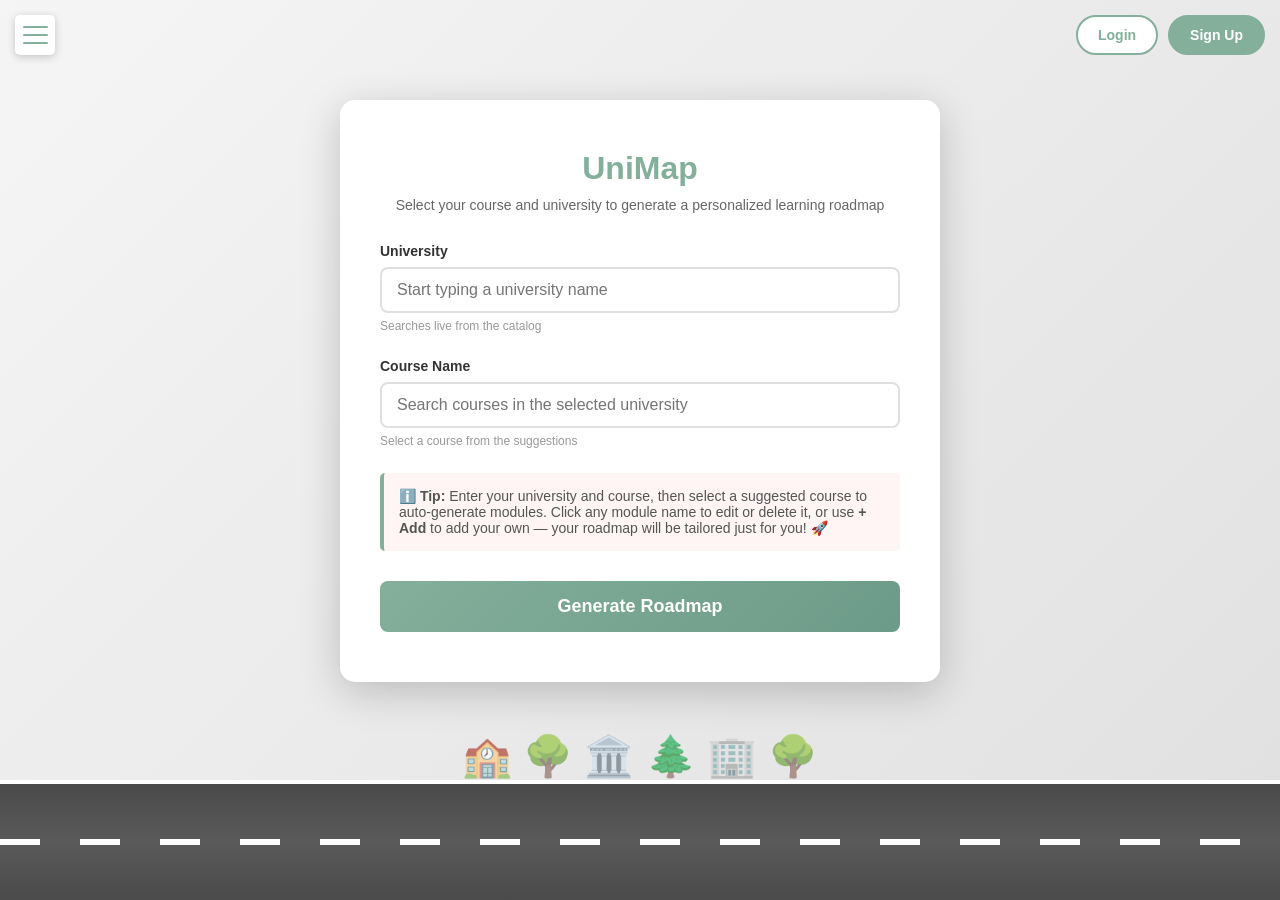
<file: frontend/index.html>
<!DOCTYPE html>
<html lang="en">
<head>
    <meta charset="UTF-8">
    <meta name="viewport" content="width=device-width, initial-scale=1.0">
    <title>UniMap - Home</title>
    <link rel="stylesheet" href="frame-styles.css">
    <style>
        * {
            margin: 0;
            padding: 0;
            box-sizing: border-box;
        }
        body {
            font-family: 'Segoe UI', Tahoma, Geneva, Verdana, sans-serif;
            background: linear-gradient(135deg, #f5f5f5 0%, #e0e0e0 100%);
            min-height: 100vh;
            padding: 20px;
        }
        /* Menu button */
        #menu-btn {
            position: fixed;
            top: 15px;
            left: 15px;
            width: 40px;
            height: 40px;
            background-color: white;
            border: none;
            border-radius: 5px;
            cursor: pointer;
            z-index: 1001;
            display: flex;
            flex-direction: column;
            justify-content: center;
            align-items: center;
            padding: 8px;
            box-shadow: 0 2px 8px rgba(0,0,0,0.2);
            transition: background-color 0.3s;
        }
        #menu-btn:hover {
            background-color: #f0f0f0;
        }
        #menu-btn span {
            display: block;
            width: 25px;
            height: 3px;
            background-color: #83AF9B;
            margin: 3px 0;
            border-radius: 2px;
        }
        /* Menu dropdown */
        #menu-dropdown {
            display: none;
            position: fixed;
            top: 65px;
            left: 15px;
            background-color: white;
            border-radius: 5px;
            box-shadow: 0 4px 12px rgba(0,0,0,0.15);
            z-index: 1000;
            min-width: 180px;
        }
        #menu-dropdown a {
            display: block;
            padding: 12px 20px;
            color: #333;
            text-decoration: none;
            border-bottom: 1px solid #f0f0f0;
            transition: background-color 0.2s;
        }
        #menu-dropdown a:last-child {
            border-bottom: none;
        }
        #menu-dropdown a:hover {
            background-color: #f5f5f5;
            color: #83AF9B;
        }
        /* Auth buttons (top right) */
        .auth-buttons {
            position: fixed;
            top: 15px;
            right: 15px;
            z-index: 1000;
            display: flex;
            gap: 10px;
        }
        .auth-btn {
            padding: 10px 20px;
            border: 2px solid #83AF9B;
            border-radius: 25px;
            font-size: 14px;
            font-weight: 600;
            cursor: pointer;
            transition: all 0.3s;
            text-decoration: none;
            display: inline-block;
        }
        .auth-btn.login {
            background-color: white;
            color: #83AF9B;
        }
        .auth-btn.login:hover {
            background-color: #83AF9B;
            color: white;
        }
        .auth-btn.signup {
            background-color: #83AF9B;
            color: white;
        }
        .auth-btn.signup:hover {
            background-color: #d93757;
            border-color: #d93757;
        }
        /* User info when logged in */
        #user-info {
            position: fixed;
            top: 15px;
            right: 15px;
            background-color: white;
            padding: 10px 20px;
            border-radius: 20px;
            box-shadow: 0 2px 8px rgba(0,0,0,0.1);
            font-size: 14px;
            color: #83AF9B;
            z-index: 1000;
            display: none;
            align-items: center;
            gap: 12px;
            text-decoration: none;
            cursor: pointer;
            transition: transform 0.3s, box-shadow 0.3s;
            font-weight: 600;
        }
        #user-info:hover {
            transform: scale(1.1);
            box-shadow: 0 6px 18px rgba(131, 175, 155, 0.3);
        }
        #profile-pic-avatar {
            width: 35px;
            height: 35px;
            border-radius: 50%;
            border: 2px solid #83AF9B;
            object-fit: cover;
            display: none;
        }
        #profile-pic-avatar.show {
            display: block;
        }
        .container {
            background-color: white;
            padding: 50px 40px;
            border-radius: 15px;
            box-shadow: 0 10px 40px rgba(0,0,0,0.2);
            max-width: 600px;
            margin: 80px auto 40px;
            position: relative;
            z-index: 10;
        }
        h1 {
            text-align: center;
            color: #83AF9B;
            margin-bottom: 10px;
            font-size: 32px;
        }
        p.subtitle {
            text-align: center;
            color: #666;
            margin-bottom: 30px;
            font-size: 14px;
        }
        .form-group {
            margin-bottom: 25px;
        }
        label {
            display: block;
            margin-bottom: 8px;
            color: #333;
            font-weight: 600;
            font-size: 14px;
        }
        input[type="text"],
        select {
            width: 100%;
            padding: 12px 15px;
            border: 2px solid #e0e0e0;
            border-radius: 8px;
            font-size: 16px;
            transition: border-color 0.3s;
        }
        input[type="text"]:focus,
        select:focus {
            outline: none;
            border-color: #83AF9B;
        }
        select {
            cursor: pointer;
            background-color: white;
        }
        button.primary-btn {
            display: block;
            width: 100%;
            padding: 15px;
            background: linear-gradient(135deg, #83AF9B 0%, #6d9b89 100%);
            color: white;
            border: none;
            border-radius: 8px;
            font-size: 18px;
            font-weight: 600;
            cursor: pointer;
            margin-top: 30px;
            transition: transform 0.2s, box-shadow 0.2s;
        }
        button.primary-btn:hover {
            transform: translateY(-2px);
            box-shadow: 0 5px 20px rgba(220, 53, 69, 0.4);
        }
        .info-box {
            background-color: #fff5f5;
            border-left: 4px solid #83AF9B;
            padding: 15px;
            border-radius: 5px;
            margin-top: 20px;
            font-size: 14px;
            color: #555;
        }
        .loading {
            display: none;
            text-align: center;
            margin-top: 25px;
            color: #83AF9B;
            position: relative;
            z-index: 100;
            font-size: 16px;
            font-weight: 600;
        }
        .loading-track {
            position: relative;
            width: 100%;
            height: 80px;
            margin: 10px 0;
            overflow: hidden;
        }
        .loading-bar-bg {
            position: absolute;
            bottom: 18px;
            left: 40px;
            right: 40px;
            height: 10px;
            background: #e0e0e0;
            border-radius: 5px;
            overflow: hidden;
        }
        .loading-bar-fill {
            height: 100%;
            width: 0%;
            background: linear-gradient(90deg, #83AF9B, #6d9b89);
            border-radius: 5px;
            transition: width 0.4s ease;
        }
        .loading-home {
            position: absolute;
            bottom: 30px;
            left: 6px;
            font-size: 28px;
        }
        .loading-uni {
            position: absolute;
            bottom: 30px;
            right: 6px;
            font-size: 28px;
        }
        .loading-runner {
            position: absolute;
            bottom: 26px;
            left: 40px;
            font-size: 32px;
            transition: left 0.4s ease;
            z-index: 2;
            transform: scaleX(-1);
        }
        .loading-runner.running .runner-icon {
            animation: runBounce 0.35s ease-in-out infinite;
        }
        @keyframes runBounce {
            0%, 100% { transform: translateY(0) scaleX(1); }
            50% { transform: translateY(-6px) scaleX(1); }
        }
        .loading-status {
            margin-top: 6px;
            font-size: 14px;
            color: #888;
        }
        /* Walking student animation */
        .road {
            position: fixed;
            bottom: 0;
            left: 0;
            width: 100%;
            height: 120px;
            background: linear-gradient(to bottom, 
                #4a4a4a 0%, 
                #5a5a5a 50%, 
                #4a4a4a 100%);
            border-top: 4px solid #ffffff;
            z-index: 0;
            overflow: hidden;
        }
        .road::before {
            content: '';
            position: absolute;
            top: 50%;
            left: 0;
            width: 100%;
            height: 6px;
            background: repeating-linear-gradient(
                to right,
                #ffffff 0px,
                #ffffff 40px,
                transparent 40px,
                transparent 80px
            );
            transform: translateY(-50%);
        }
        .walking-student {
            position: fixed;
            bottom: 30px;
            font-size: 60px;
            z-index: 1;
            filter: drop-shadow(0 5px 10px rgba(0,0,0,0.3));
        }
        .student1 {
            left: -100px;
            animation: walkRight 15s linear infinite;
        }
        .student1::before {
            content: '🧑🏽‍🎓'; /* Student with medium skin tone */
            display: block;
            animation: bob 0.5s ease-in-out infinite;
        }
        .student2 {
            left: -100px;
            animation: walkRight 18s linear infinite 5s; /* Delayed start */
        }
        .student2::before {
            content: '🧑🏾‍🎓'; /* Student with medium-dark skin tone */
            display: block;
            animation: bob 0.5s ease-in-out infinite;
        }
        .student3 {
            left: -100px;
            animation: walkRight 20s linear infinite 10s; /* Delayed start */
        }
        .student3::before {
            content: '🧑🏻‍🎓'; /* Student with light skin tone */
            display: block;
            animation: bob 0.5s ease-in-out infinite;
        }
        @keyframes walkRight {
            0% {
                left: -100px;
            }
            100% {
                left: calc(100% + 100px);
            }
        }
        @keyframes bob {
            0%, 100% {
                transform: translateY(0px);
            }
            50% {
                transform: translateY(-5px);
            }
        }
        /* Trees/buildings decoration */
        .scenery {
            position: fixed;
            bottom: 120px;
            left: 0;
            width: 100%;
            height: 100px;
            z-index: 0;
            pointer-events: none;
            font-size: 40px;
            display: flex;
            justify-content: space-around;
            align-items: flex-end;
            opacity: 0.6;
        }
    </style>
</head>
<body>
    <!-- Road and walking animation -->
    <div class="road"></div>
    <div class="scenery">
        🏫 🌳 🏛️ 🌲 🏢 🌳
    </div>
    <div class="walking-student student1"></div>
    <div class="walking-student student2"></div>
    <div class="walking-student student3"></div>
    
    <!-- Menu Button -->
    <button id="menu-btn" onclick="toggleMenu()">
        <span></span>
        <span></span>
        <span></span>
    </button>
    
    <!-- Menu Dropdown -->
    <div id="menu-dropdown">
        <a href="index.html" id="menu-home">Home</a>
        <a href="#" id="menu-my-roadmaps" onclick="openMyRoadmaps(); return false;">My Roadmaps</a>
        <a href="#" id="menu-achievements" onclick="openAchievements(); return false;">Achievements</a>
        <a href="progress.html" id="menu-progress">Your Progress</a>
        <a href="login.html" id="menu-login">Login</a>
        <a href="signup.html" id="menu-signup">Sign Up</a>
        <a href="#" id="menu-logout" onclick="logout(); return false;">Logout</a>
    </div>

    <!-- Auth Buttons (visible when not logged in) -->
    <div class="auth-buttons" id="auth-buttons">
        <a href="login.html" class="auth-btn login">Login</a>
        <a href="signup.html" class="auth-btn signup">Sign Up</a>
    </div>

    <!-- User Info (click to go to Profile) -->
    <a id="user-info" href="profile.html">
        <img id="profile-pic-avatar" alt="Profile">
        <span id="username">Guest</span>
        <span id="user-level" style="margin-left: 8px; padding: 4px 10px; background: linear-gradient(135deg, #FC9D9A, #FE4365); color: white; border-radius: 12px; font-size: 13px; font-weight: 700;">Lvl: 1</span>
    </a>

    <!-- My Roadmaps Modal -->
    <div id="my-roadmaps-modal" style="display:none; position:fixed; top:50%; left:50%; transform:translate(-50%,-50%); background:white; padding:30px; border:3px solid #83AF9B; border-radius:15px; box-shadow:0 15px 50px rgba(0,0,0,0.25); z-index:2000; max-width:450px; width:90%; max-height:80vh; overflow:auto;">
        <span onclick="closeMyRoadmapsModal()" style="position:absolute; top:15px; right:20px; cursor:pointer; font-size:28px; color:#83AF9B; font-weight:bold; transition:color 0.3s;">&times;</span>
        <div id="my-roadmaps-content"></div>
    </div>
    <div id="my-roadmaps-overlay" onclick="closeMyRoadmapsModal()" style="display:none; position:fixed; top:0; left:0; width:100%; height:100%; background:rgba(0,0,0,0.3); z-index:1999;"></div>

    <div class="container">
        <h1>UniMap</h1>
        <p class="subtitle">Select your course and university to generate a personalized learning roadmap</p>
        
        <form id="roadmap-form" onsubmit="generateRoadmap(event)">
            <div class="form-group">
                <label for="university-search">University</label>
                <input 
                    type="text" 
                    id="university-search" 
                    name="university" 
                    placeholder="Start typing a university name" 
                    list="university-list"
                    required
                >
                <input type="hidden" id="university-id" name="university-id">
                <datalist id="university-list"></datalist>
                <p style="font-size: 12px; color: #999; margin-top: 6px;">Searches live from the catalog</p>
            </div>

            <div class="form-group">
                <label for="course-search">Course Name</label>
                <input 
                    type="text" 
                    id="course-search" 
                    name="course" 
                    placeholder="Search courses in the selected university" 
                    list="course-list"
                    required
                >
                <input type="hidden" id="course-id" name="course-id">
                <datalist id="course-list"></datalist>
                <p style="font-size: 12px; color: #999; margin-top: 6px;">Select a course from the suggestions</p>
            </div>

            <div id="draft-modules-section" style="display: none; margin-top: 10px; background: #f7fffd; border: 2px solid #c8f7f0; border-radius: 10px; padding: 15px; position: relative;">
                <div style="display: flex; align-items: center; justify-content: space-between; margin-bottom: 8px;">
                    <div style="font-weight: 700; color: #83AF9B;">Generated Module Draft</div>
                    <button type="button" id="add-module-btn" style="padding: 6px 10px; border: none; border-radius: 6px; background: #83AF9B; color: white; font-size: 12px; font-weight: 700; cursor: pointer;">+ Add</button>
                </div>
                <p id="draft-modules-status" style="font-size: 13px; color: #666; margin-bottom: 10px;"></p>
                <ul id="draft-modules-list" style="margin: 0; padding-left: 18px; color: #333; font-size: 14px; line-height: 1.6;"></ul>
                <div id="draft-module-actions" style="display: none; position: absolute; top: 15px; right: 80px; z-index: 2000; gap: 8px;">
                    <button type="button" id="edit-module-btn" style="padding: 6px 10px; border: none; border-radius: 6px; background: #83AF9B; color: white; font-size: 12px; font-weight: 700; cursor: pointer;">Edit</button>
                    <button type="button" id="delete-module-btn" style="padding: 6px 10px; border: none; border-radius: 6px; background: #FE4365; color: white; font-size: 12px; font-weight: 700; cursor: pointer;">Delete</button>
                </div>
            </div>

            <div class="info-box">
                ℹ️ <strong>Tip:</strong> Enter your university and course, then select a suggested course to auto-generate modules. Click any module name to edit or delete it, or use <strong>+ Add</strong> to add your own — your roadmap will be tailored just for you! 🚀
            </div>

            <button type="submit" class="primary-btn">Generate Roadmap</button>

            <div class="loading" id="loading">
                <p>🔄 Generating your personalized roadmap...</p>
                <div class="loading-track">
                    <span class="loading-home">🏠</span>
                    <span class="loading-uni">🏫</span>
                    <div class="loading-bar-bg">
                        <div class="loading-bar-fill" id="loading-bar-fill"></div>
                    </div>
                    <div class="loading-runner running" id="loading-runner">
                        <span class="runner-icon" id="runner-icon">🏃</span>
                    </div>
                </div>
                <div class="loading-status" id="loading-status">Preparing your modules...</div>
            </div>
        </form>
    </div>

    <script src="api-service.js"></script>
    <script>
        let universityMap = new Map();
        let courseMap = new Map();
        let universitySearchTimeout;
        let courseSearchTimeout;
        let selectedDraftModules = [];
        let selectedModuleIndex = -1;

        // Toggle menu
        function toggleMenu() {
            const menu = document.getElementById('menu-dropdown');
            menu.style.display = menu.style.display === 'block' ? 'none' : 'block';
        }

        // Close menu when clicking outside
        window.addEventListener('click', function(e) {
            const menu = document.getElementById('menu-dropdown');
            const menuBtn = document.getElementById('menu-btn');
            if (!menuBtn.contains(e.target) && !menu.contains(e.target)) {
                menu.style.display = 'none';
            }
        });

        // Check if user is logged in
        function checkLoginStatus() {
            const user = localStorage.getItem('currentUser');
            const authButtons = document.getElementById('auth-buttons');
            const userInfo = document.getElementById('user-info');
            const isLoggedIn = ApiService.isAuthenticated() && user;
            
            // Menu items visibility based on login
            const loggedInItems = ['menu-my-roadmaps', 'menu-achievements', 'menu-progress', 'menu-logout'];
            const loggedOutItems = ['menu-login', 'menu-signup'];
            
            if (isLoggedIn) {
                const userData = JSON.parse(user);
                document.getElementById('username').textContent = userData.username || userData.email || 'User';
                authButtons.style.display = 'none';
                userInfo.style.display = 'flex';
                
                // Load and display profile picture if available
                const profilePic = document.getElementById('profile-pic-avatar');
                const profilePictureData = localStorage.getItem('profilePictureData');
                if (profilePictureData && profilePic) {
                    profilePic.src = profilePictureData;
                    profilePic.classList.add('show');
                    // Apply selected frame
                    const selectedFrame = localStorage.getItem('selectedProfileFrame') || 'none';
                    profilePic.classList.remove('profile-pic-none', 'profile-pic-basic', 'profile-pic-intermediary', 'profile-pic-master');
                    if (selectedFrame !== 'none') {
                        profilePic.classList.add('profile-pic-' + selectedFrame);
                    } else {
                        profilePic.classList.add('profile-pic-none');
                    }
                } else if (profilePic) {
                    profilePic.classList.remove('show');
                }
                
                // Update level display
                const levelEl = document.getElementById('user-level');
                if (levelEl) {
                    const userLevelKey = `user-level-${userData.email}`;
                    const currentLevel = parseInt(localStorage.getItem(userLevelKey)) || 1;
                    levelEl.textContent = currentLevel >= 10 ? `Lvl: ${currentLevel} (MAX)` : `Lvl: ${currentLevel}`;
                }
                
                // Show logged-in menu items, hide logged-out ones
                loggedInItems.forEach(id => { const el = document.getElementById(id); if (el) el.style.display = 'block'; });
                loggedOutItems.forEach(id => { const el = document.getElementById(id); if (el) el.style.display = 'none'; });
            } else {
                authButtons.style.display = 'flex';
                userInfo.style.display = 'none';
                
                // Hide logged-in menu items, show logged-out ones
                loggedInItems.forEach(id => { const el = document.getElementById(id); if (el) el.style.display = 'none'; });
                loggedOutItems.forEach(id => { const el = document.getElementById(id); if (el) el.style.display = 'block'; });
            }
        }

        // Logout function
        function logout() {
            if (confirm('Are you sure you want to logout?')) {
                ApiService.logout();
                localStorage.removeItem('currentUser');
                alert('Logged out successfully!');
                checkLoginStatus();
            }
        }

        function updateDatalist(listId, items, map) {
            const list = document.getElementById(listId);
            list.innerHTML = '';
            map.clear();
            items.forEach(item => {
                const option = document.createElement('option');
                option.value = item.label;
                list.appendChild(option);
                map.set(item.label, item.id);
            });
        }

        function renderDraftModules(modules, courseName = '') {
            const section = document.getElementById('draft-modules-section');
            const status = document.getElementById('draft-modules-status');
            const list = document.getElementById('draft-modules-list');

            section.style.display = 'block';
            list.innerHTML = '';
            selectedDraftModules = modules.slice();
            selectedModuleIndex = -1;
            hideModuleActions();

            status.textContent = `${modules.length} modules drafted${courseName ? ` for ${courseName}` : ''}.`;
            modules.forEach((moduleName, index) => {
                const li = document.createElement('li');
                li.textContent = moduleName;
                li.style.cursor = 'pointer';
                li.style.borderRadius = '6px';
                li.style.padding = '2px 6px';
                li.style.marginBottom = '2px';
                li.dataset.moduleIndex = String(index);
                li.addEventListener('click', (event) => {
                    event.stopPropagation();
                    selectModuleLine(index, li);
                });
                list.appendChild(li);
            });
        }

        function refreshDraftListSelectionStyles() {
            const listItems = document.querySelectorAll('#draft-modules-list li');
            listItems.forEach((li, index) => {
                if (index === selectedModuleIndex) {
                    li.style.background = '#e9fffb';
                    li.style.border = '1px solid #83AF9B';
                } else {
                    li.style.background = 'transparent';
                    li.style.border = '1px solid transparent';
                }
            });
        }

        function hideModuleActions() {
            const actions = document.getElementById('draft-module-actions');
            actions.style.display = 'none';
        }

        function selectModuleLine(index, element) {
            selectedModuleIndex = index;
            refreshDraftListSelectionStyles();

            const actions = document.getElementById('draft-module-actions');
            actions.style.display = 'flex';
        }

        function addModuleName() {
            const newName = prompt('Enter new module name:');
            if (!newName || !newName.trim()) return;
            selectedDraftModules.push(newName.trim());
            renderDraftModules(selectedDraftModules, document.getElementById('course-search').value.trim());
        }

        function editSelectedModule() {
            if (selectedModuleIndex < 0 || selectedModuleIndex >= selectedDraftModules.length) return;
            const currentName = selectedDraftModules[selectedModuleIndex];
            const updatedName = prompt('Edit module name:', currentName);
            if (updatedName === null) return;
            const trimmed = updatedName.trim();
            if (!trimmed) {
                alert('Module name cannot be empty. Use Delete to remove it.');
                return;
            }
            selectedDraftModules[selectedModuleIndex] = trimmed;
            renderDraftModules(selectedDraftModules, document.getElementById('course-search').value.trim());
        }

        function deleteSelectedModule() {
            if (selectedModuleIndex < 0 || selectedModuleIndex >= selectedDraftModules.length) return;
            const moduleName = selectedDraftModules[selectedModuleIndex];
            if (!confirm(`Delete module "${moduleName}"?`)) return;
            selectedDraftModules.splice(selectedModuleIndex, 1);
            renderDraftModules(selectedDraftModules, document.getElementById('course-search').value.trim());
        }

        function clearDraftModules() {
            selectedDraftModules = [];
            selectedModuleIndex = -1;
            const section = document.getElementById('draft-modules-section');
            const status = document.getElementById('draft-modules-status');
            const list = document.getElementById('draft-modules-list');
            section.style.display = 'none';
            status.textContent = '';
            list.innerHTML = '';
            hideModuleActions();
        }

        async function fetchDraftModulesForSelection() {
            const courseId = document.getElementById('course-id').value;
            const courseName = document.getElementById('course-search').value.trim();

            if (!courseId) {
                clearDraftModules();
                return;
            }

            if (!ApiService.isAuthenticated()) {
                clearDraftModules();
                return;
            }

            const section = document.getElementById('draft-modules-section');
            const status = document.getElementById('draft-modules-status');
            const list = document.getElementById('draft-modules-list');
            section.style.display = 'block';
            status.textContent = 'Generating module draft...';
            list.innerHTML = '';

            const draftResponse = await ApiService.generateModuleDraft(courseId, {
                contextText: ''
            });

            if (!draftResponse.ok) {
                status.textContent = `Could not generate draft: ${ApiService.getErrorMessage(draftResponse)}`;
                return;
            }

            const modules = draftResponse.data.draft_modules || draftResponse.data.modules || [];
            if (modules.length === 0) {
                status.textContent = 'No draft modules returned for this course.';
                return;
            }

            renderDraftModules(modules, courseName);
        }

        function handleUniversitySearch() {
            const query = document.getElementById('university-search').value.trim();
            const universityIdInput = document.getElementById('university-id');

            universityIdInput.value = '';
            if (query.length < 2) return;

            clearTimeout(universitySearchTimeout);
            universitySearchTimeout = setTimeout(async () => {
                const response = await ApiService.searchUniversities(query);
                if (response.ok) {
                    const items = response.data.map(u => ({
                        id: u.id,
                        label: u.name
                    }));
                    updateDatalist('university-list', items, universityMap);
                }
            }, 300);
        }

        function handleCourseSearch() {
            const query = document.getElementById('course-search').value.trim();
            const universityId = document.getElementById('university-id').value;
            const courseIdInput = document.getElementById('course-id');

            courseIdInput.value = '';
            if (!universityId || query.length < 2) return;

            clearTimeout(courseSearchTimeout);
            courseSearchTimeout = setTimeout(async () => {
                const response = await ApiService.searchCourses(universityId, query);
                if (response.ok) {
                    const items = response.data.map(c => ({
                        id: c.id,
                        label: c.title
                    }));
                    updateDatalist('course-list', items, courseMap);
                }
            }, 300);
        }

        function bindSearchInputs() {
            const universityInput = document.getElementById('university-search');
            const courseInput = document.getElementById('course-search');
            const universityIdInput = document.getElementById('university-id');
            const courseIdInput = document.getElementById('course-id');
            const addButton = document.getElementById('add-module-btn');
            const editButton = document.getElementById('edit-module-btn');
            const deleteButton = document.getElementById('delete-module-btn');

            addButton.addEventListener('click', addModuleName);
            editButton.addEventListener('click', editSelectedModule);
            deleteButton.addEventListener('click', deleteSelectedModule);

            document.addEventListener('click', (event) => {
                const actions = document.getElementById('draft-module-actions');
                const list = document.getElementById('draft-modules-list');
                if (!actions.contains(event.target) && !list.contains(event.target)) {
                    hideModuleActions();
                    selectedModuleIndex = -1;
                    refreshDraftListSelectionStyles();
                }
            });

            universityInput.addEventListener('input', handleUniversitySearch);
            universityInput.addEventListener('change', () => {
                universityIdInput.value = universityMap.get(universityInput.value) || '';
                courseInput.value = '';
                courseIdInput.value = '';
                document.getElementById('course-list').innerHTML = '';
                clearDraftModules();
            });

            courseInput.addEventListener('input', handleCourseSearch);
            courseInput.addEventListener('change', async () => {
                courseIdInput.value = courseMap.get(courseInput.value) || '';
                await fetchDraftModulesForSelection();
            });
        }

        let loadingInterval = null;
        let loadingProgress = 0;

        function startLoadingAnimation() {
            loadingProgress = 0;
            const fill = document.getElementById('loading-bar-fill');
            const runner = document.getElementById('loading-runner');
            const icon = document.getElementById('runner-icon');
            const status = document.getElementById('loading-status');
            if (fill) fill.style.width = '0%';
            if (runner) { runner.style.left = '40px'; runner.classList.add('running'); }
            if (icon) icon.textContent = '🏃';
            if (status) status.textContent = 'Preparing your modules...';

            const trackEl = document.querySelector('.loading-track');
            const trackWidth = trackEl ? trackEl.offsetWidth : 400;
            const runnerStart = 40;
            const runnerEnd = trackWidth - 72;

            const messages = [
                'Preparing your modules...',
                'Analysing course structure...',
                'Building module connections...',
                'Mapping your learning path...',
                'Almost at the university...'
            ];

            loadingInterval = setInterval(() => {
                loadingProgress = Math.min(loadingProgress + 2, 95);
                const pct = loadingProgress;
                if (fill) fill.style.width = pct + '%';
                if (runner) {
                    const pos = runnerStart + ((runnerEnd - runnerStart) * pct / 100);
                    runner.style.left = pos + 'px';
                }
                const msgIdx = Math.min(Math.floor(pct / 20), messages.length - 1);
                if (status) status.textContent = messages[msgIdx];
            }, 250);
        }

        function finishLoadingAnimation() {
            if (loadingInterval) { clearInterval(loadingInterval); loadingInterval = null; }
            const fill = document.getElementById('loading-bar-fill');
            const runner = document.getElementById('loading-runner');
            const icon = document.getElementById('runner-icon');
            const status = document.getElementById('loading-status');

            const trackEl = document.querySelector('.loading-track');
            const trackWidth = trackEl ? trackEl.offsetWidth : 400;

            if (fill) fill.style.width = '100%';
            if (runner) { runner.style.left = (trackWidth - 72) + 'px'; runner.classList.remove('running'); }
            if (icon) icon.textContent = '🧑‍🎓';
            if (status) status.textContent = 'Roadmap ready! Redirecting...';
        }

        function resetLoadingAnimation() {
            if (loadingInterval) { clearInterval(loadingInterval); loadingInterval = null; }
            loadingProgress = 0;
        }

        // Generate roadmap function
        async function generateRoadmap(event) {
            event.preventDefault();
            
            if (!ApiService.isAuthenticated()) {
                alert('Please login to generate your roadmap.');
                window.location.href = 'login.html';
                return;
            }

            const universityName = document.getElementById('university-search').value.trim();
            const universityId = document.getElementById('university-id').value;
            const courseName = document.getElementById('course-search').value.trim();
            const courseId = document.getElementById('course-id').value;
            const loading = document.getElementById('loading');
            
            loading.style.display = 'block';
            startLoadingAnimation();

            try {
                let roadmapResponse;
                let modulesUsedForGeneration = [];

                if (courseId) {
                    let modules = selectedDraftModules.slice();

                    if (modules.length === 0) {
                        await fetchDraftModulesForSelection();
                        modules = selectedDraftModules.slice();
                    }

                    if (modules.length > 0) {
                        const confirmResponse = await ApiService.confirmModules(courseId, modules);
                        if (!confirmResponse.ok) {
                            throw new Error(ApiService.getErrorMessage(confirmResponse));
                        }
                    }

                    modulesUsedForGeneration = modules.slice();

                    roadmapResponse = await ApiService.generateRoadmap({
                        title: `${courseName} Roadmap`,
                        course_id: Number(courseId),
                        module_names: modules,
                        career_goal: ''
                    });
                } else {
                    if (!courseName) {
                        throw new Error('Please select a course from the list.');
                    }

                    if (selectedDraftModules.length === 0) {
                        await fetchDraftModulesForSelection();
                    }

                    const modules = selectedDraftModules.slice();
                    if (modules.length === 0) {
                        throw new Error('No draft modules available for this course yet.');
                    }
                    modulesUsedForGeneration = modules.slice();
                    roadmapResponse = await ApiService.generateRoadmap({
                        manual_course_title: courseName || universityName || 'Custom Roadmap',
                        module_names: modules,
                        career_goal: ''
                    });
                }

                if (!roadmapResponse.ok) {
                    throw new Error(ApiService.getErrorMessage(roadmapResponse));
                }

                const roadmapId = roadmapResponse.data.id;

                if (roadmapId && modulesUsedForGeneration.length > 0) {
                    const cacheKey = 'roadmapModuleCache';
                    const existingCache = JSON.parse(localStorage.getItem(cacheKey) || '{}');
                    existingCache[String(roadmapId)] = modulesUsedForGeneration;
                    localStorage.setItem(cacheKey, JSON.stringify(existingCache));
                }

                finishLoadingAnimation();
                setTimeout(() => {
                    window.location.href = `roadmap.html?roadmap_id=${roadmapId}`;
                }, 800);
            } catch (error) {
                resetLoadingAnimation();
                loading.style.display = 'none';
                alert('Error generating roadmap: ' + error.message);
                console.error('Error:', error);
            }
        }

        // --- My Roadmaps Modal ---
        let myRoadmapsList = [];

        async function openMyRoadmaps() {
            if (!ApiService.isAuthenticated()) {
                alert('Please login to view your roadmaps');
                return;
            }
            const modal = document.getElementById('my-roadmaps-modal');
            const overlay = document.getElementById('my-roadmaps-overlay');
            const content = document.getElementById('my-roadmaps-content');
            content.innerHTML = '<h2 style="margin-top:0; color:#83AF9B; border-bottom:2px solid #83AF9B; padding-bottom:10px;">My Roadmaps</h2><p style="color:#666; text-align:center; padding:10px;">Loading...</p>';
            modal.style.display = 'block';
            overlay.style.display = 'block';
            // Close the hamburger menu
            document.getElementById('menu-dropdown').style.display = 'none';

            try {
                const response = await ApiService.listRoadmaps();
                if (!response.ok) {
                    content.innerHTML = '<h2 style="margin-top:0; color:#83AF9B; border-bottom:2px solid #83AF9B; padding-bottom:10px;">My Roadmaps</h2><p style="color:#c33; text-align:center; padding:20px;">Failed to load roadmaps.</p>' +
                        '<button onclick="closeMyRoadmapsModal()" style="width:100%; margin-top:15px; padding:10px; background:#83AF9B; color:white; border:none; border-radius:8px; cursor:pointer; font-weight:600;">Close</button>';
                    return;
                }
                myRoadmapsList = response.data || [];
                renderMyRoadmaps();
            } catch (e) {
                content.innerHTML = '<h2 style="margin-top:0; color:#83AF9B; border-bottom:2px solid #83AF9B; padding-bottom:10px;">My Roadmaps</h2><p style="color:#c33; text-align:center; padding:20px;">Error loading roadmaps.</p>' +
                    '<button onclick="closeMyRoadmapsModal()" style="width:100%; margin-top:15px; padding:10px; background:#83AF9B; color:white; border:none; border-radius:8px; cursor:pointer; font-weight:600;">Close</button>';
            }
        }

        function renderMyRoadmaps() {
            const content = document.getElementById('my-roadmaps-content');
            let html = '<h2 style="margin-top:0; color:#83AF9B; border-bottom:2px solid #83AF9B; padding-bottom:10px;">My Roadmaps</h2>';

            if (myRoadmapsList.length === 0) {
                html += '<p style="color:#666; text-align:center; padding:20px;">No roadmaps yet. Generate one from this page!</p>';
            } else {
                html += '<div style="display:flex; flex-direction:column; gap:10px; margin-top:12px;">';
                myRoadmapsList.forEach(roadmap => {
                    const dateText = roadmap.created_at ? new Date(roadmap.created_at).toLocaleDateString() : 'Unknown date';
                    const title = roadmap.title || 'Untitled Roadmap';
                    html += `
                        <div style="padding:12px; background-color:#f5f5f5; border-radius:8px; border-left:4px solid #83AF9B; cursor:pointer;" onmouseover="this.style.opacity='0.85'" onmouseout="this.style.opacity='1'" onclick="window.location.href='roadmap.html?roadmap_id=${roadmap.id}'">
                            <strong>${title}</strong><br>
                            <small style="color:#999;">${dateText}</small>
                        </div>
                    `;
                });
                html += '</div>';
            }

            html += '<button onclick="closeMyRoadmapsModal()" style="width:100%; margin-top:15px; padding:10px; background:#83AF9B; color:white; border:none; border-radius:8px; cursor:pointer; font-weight:600;">Close</button>';
            content.innerHTML = html;
        }

        function closeMyRoadmapsModal() {
            document.getElementById('my-roadmaps-modal').style.display = 'none';
            document.getElementById('my-roadmaps-overlay').style.display = 'none';
        }

        function openAchievements() {
            const user = localStorage.getItem('currentUser');
            if (!user) {
                alert('Please login to view achievements');
                return;
            }
            // Close the hamburger menu
            document.getElementById('menu-dropdown').style.display = 'none';

            const userData = JSON.parse(user);
            const achievementsKey = `achievements-${userData.email}`;
            const userAchievements = JSON.parse(localStorage.getItem(achievementsKey)) || [];

            const achievements = [
                { id: 'first-quiz', name: 'First Step', description: 'Complete your first quiz', icon: '\uD83C\uDFAF' },
                { id: 'three-quizzes', name: 'Quick Learner', description: 'Complete 3 quizzes', icon: '\u26A1' },
                { id: 'half-done', name: 'Halfway There', description: 'Complete 50% of modules', icon: '\uD83C\uDF1F' },
                { id: 'all-modules', name: 'Roadmap Master', description: 'Complete all modules', icon: '\uD83D\uDC51' },
                { id: 'perfect-score', name: 'Perfect', description: 'Score 100% on a quiz', icon: '\uD83D\uDCAF' },
                { id: 'high-achiever', name: 'High Achiever', description: 'Score 95%+ on 3 quizzes', icon: '\uD83C\uDFC6' },
                { id: 'level-5', name: 'Rising Star', description: 'Reach Level 5', icon: '\u2B50' },
                { id: 'level-10', name: 'Legendary', description: 'Reach Level 10', icon: '\uD83D\uDC51' }
            ];

            let html = '<h2 style="margin-top:0; color:#83AF9B; border-bottom:2px solid #83AF9B; padding-bottom:10px;">Achievements</h2>';
            html += '<p style="font-size:12px; color:#666; margin:10px 0;">You have earned ' + userAchievements.length + ' achievements</p>';
            html += '<div style="display:grid; grid-template-columns:1fr 1fr; gap:10px;">';

            achievements.forEach(a => {
                const earned = userAchievements.includes(a.id);
                html += `
                    <div style="padding:12px; border-radius:8px; background:${earned ? '#e8f0ed' : '#f5f5f5'}; border:2px solid ${earned ? '#83AF9B' : '#ddd'}; text-align:center; opacity:${earned ? '1' : '0.6'};">
                        <div style="font-size:24px; margin-bottom:5px;">${a.icon}</div>
                        <strong style="font-size:12px; display:block; color:#83AF9B;">${a.name}</strong>
                        <small style="color:#666; display:block; margin-top:5px;">${a.description}</small>
                        ${earned ? '<small style="color:#83AF9B; display:block; margin-top:5px;">&#10004; Earned</small>' : '<small style="color:#999;">Locked</small>'}
                    </div>
                `;
            });

            html += '</div>';
            html += '<button onclick="closeMyRoadmapsModal()" style="width:100%; margin-top:15px; padding:10px; background:#83AF9B; color:white; border:none; border-radius:8px; cursor:pointer; font-weight:600;">Close</button>';

            const modal = document.getElementById('my-roadmaps-modal');
            const overlay = document.getElementById('my-roadmaps-overlay');
            document.getElementById('my-roadmaps-content').innerHTML = html;
            modal.style.display = 'block';
            overlay.style.display = 'block';
        }

        // Initialize
        checkLoginStatus();
        bindSearchInputs();
    </script>
</body>
</html>
</file>
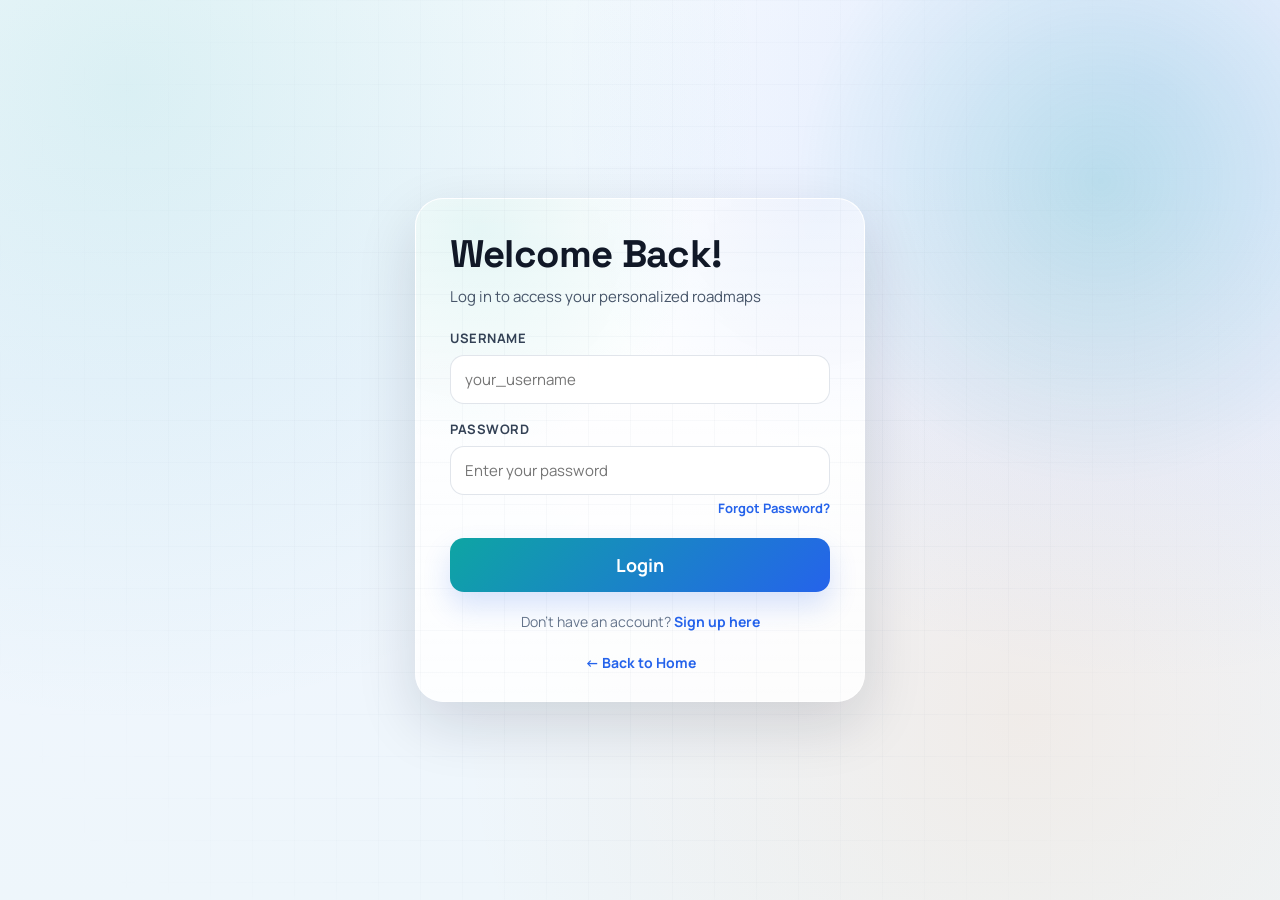
<file: frontend/login.html>
<!DOCTYPE html>
<html lang="en">
<head>
    <meta charset="UTF-8">
    <meta name="viewport" content="width=device-width, initial-scale=1.0">
    <title>Login - UniMap</title>
    <style>
        * {
            margin: 0;
            padding: 0;
            box-sizing: border-box;
        }
        body {
            font-family: 'Segoe UI', Tahoma, Geneva, Verdana, sans-serif;
            background: linear-gradient(135deg, #f5f5f5 0%, #e0e0e0 100%);
            min-height: 100vh;
            display: flex;
            justify-content: center;
            align-items: center;
            padding: 20px;
        }
        .login-container {
            background-color: white;
            padding: 50px 40px;
            border-radius: 15px;
            box-shadow: 0 10px 40px rgba(0,0,0,0.2);
            max-width: 450px;
            width: 100%;
        }
        h1 {
            text-align: center;
            color: #1abc9c;
            margin-bottom: 10px;
            font-size: 32px;
        }
        p.subtitle {
            text-align: center;
            color: #666;
            margin-bottom: 30px;
            font-size: 14px;
        }
        .form-group {
            margin-bottom: 25px;
        }
        label {
            display: block;
            margin-bottom: 8px;
            color: #333;
            font-weight: 600;
            font-size: 14px;
        }
        input[type="email"],
        input[type="text"],
        input[type="password"] {
            width: 100%;
            padding: 12px 15px;
            border: 2px solid #e0e0e0;
            border-radius: 8px;
            font-size: 16px;
            transition: border-color 0.3s;
        }
        input[type="email"]:focus,
        input[type="text"]:focus,
        input[type="password"]:focus {
            outline: none;
            border-color: #1abc9c;
        }
        .forgot-password {
            text-align: right;
            margin-top: -15px;
            margin-bottom: 20px;
        }
        .forgot-password a {
            color: #1abc9c;
            text-decoration: none;
            font-size: 13px;
        }
        .forgot-password a:hover {
            text-decoration: underline;
        }
        button.primary-btn {
            display: block;
            width: 100%;
            padding: 15px;
            background: linear-gradient(135deg, #1abc9c 0%, #16a085 100%);
            color: white;
            border: none;
            border-radius: 8px;
            font-size: 18px;
            font-weight: 600;
            cursor: pointer;
            transition: transform 0.2s, box-shadow 0.2s;
        }
        button.primary-btn:hover {
            transform: translateY(-2px);
            box-shadow: 0 5px 20px rgba(220, 53, 69, 0.4);
        }
        .divider {
            text-align: center;
            margin: 25px 0;
            color: #999;
            font-size: 14px;
        }
        .signup-link {
            text-align: center;
            margin-top: 20px;
            font-size: 14px;
            color: #666;
        }
        .signup-link a {
            color: #1abc9c;
            text-decoration: none;
            font-weight: 600;
        }
        .signup-link a:hover {
            text-decoration: underline;
        }
        .back-home {
            text-align: center;
            margin-top: 20px;
        }
        .back-home a {
            color: #1abc9c;
            text-decoration: none;
            font-size: 14px;
        }
        .back-home a:hover {
            text-decoration: underline;
        }
        .error-message {
            display: none;
            background-color: #fee;
            color: #c33;
            padding: 10px;
            border-radius: 5px;
            margin-bottom: 20px;
            font-size: 14px;
            border-left: 4px solid #c33;
        }
    </style>
    <link rel="stylesheet" href="theme.css">
</head>
<body class="page-login">
    <div class="login-container">
        <h1>Welcome Back!</h1>
        <p class="subtitle">Log in to access your personalized roadmaps</p>
        
        <div id="error-message" class="error-message"></div>

        <form id="login-form" onsubmit="handleLogin(event)">
            <div class="form-group">
                <label for="username">Username</label>
                <input 
                    type="text" 
                    id="username" 
                    name="username" 
                    placeholder="your_username" 
                    required
                >
            </div>

            <div class="form-group">
                <label for="password">Password</label>
                <input 
                    type="password" 
                    id="password" 
                    name="password" 
                    placeholder="Enter your password" 
                    required
                >
            </div>

            <div class="forgot-password">
                <a href="#" onclick="alert('Password reset functionality will be implemented with backend'); return false;">Forgot Password?</a>
            </div>

            <button type="submit" class="primary-btn">Login</button>
        </form>

        <div class="signup-link">
            Don't have an account? <a href="signup.html">Sign up here</a>
        </div>

        <div class="back-home">
            <a href="index.html">← Back to Home</a>
        </div>
    </div>

    <script src="api-service.js"></script>
    <script>
        async function handleLogin(event) {
            event.preventDefault();
            
            const username = document.getElementById('username').value;
            const password = document.getElementById('password').value;
            const errorDiv = document.getElementById('error-message');

            try {
                const response = await ApiService.login(username, password);
                if (!response.ok) {
                    throw new Error(ApiService.getErrorMessage(response));
                }

                const user = {
                    username: username,
                    email: username
                };
                localStorage.setItem('currentUser', JSON.stringify(user));

                alert('Login successful! Welcome back.');
                window.location.href = 'index.html';
                
            } catch (error) {
                errorDiv.textContent = error.message;
                errorDiv.style.display = 'block';
                console.error('Login error:', error);
            }
        }

        // Check if already logged in
        window.addEventListener('load', function() {
            if (ApiService.isAuthenticated()) {
                if (confirm('You are already logged in. Go to home page?')) {
                    window.location.href = 'index.html';
                }
            }
        });
    </script>
</body>
</html>
</file>
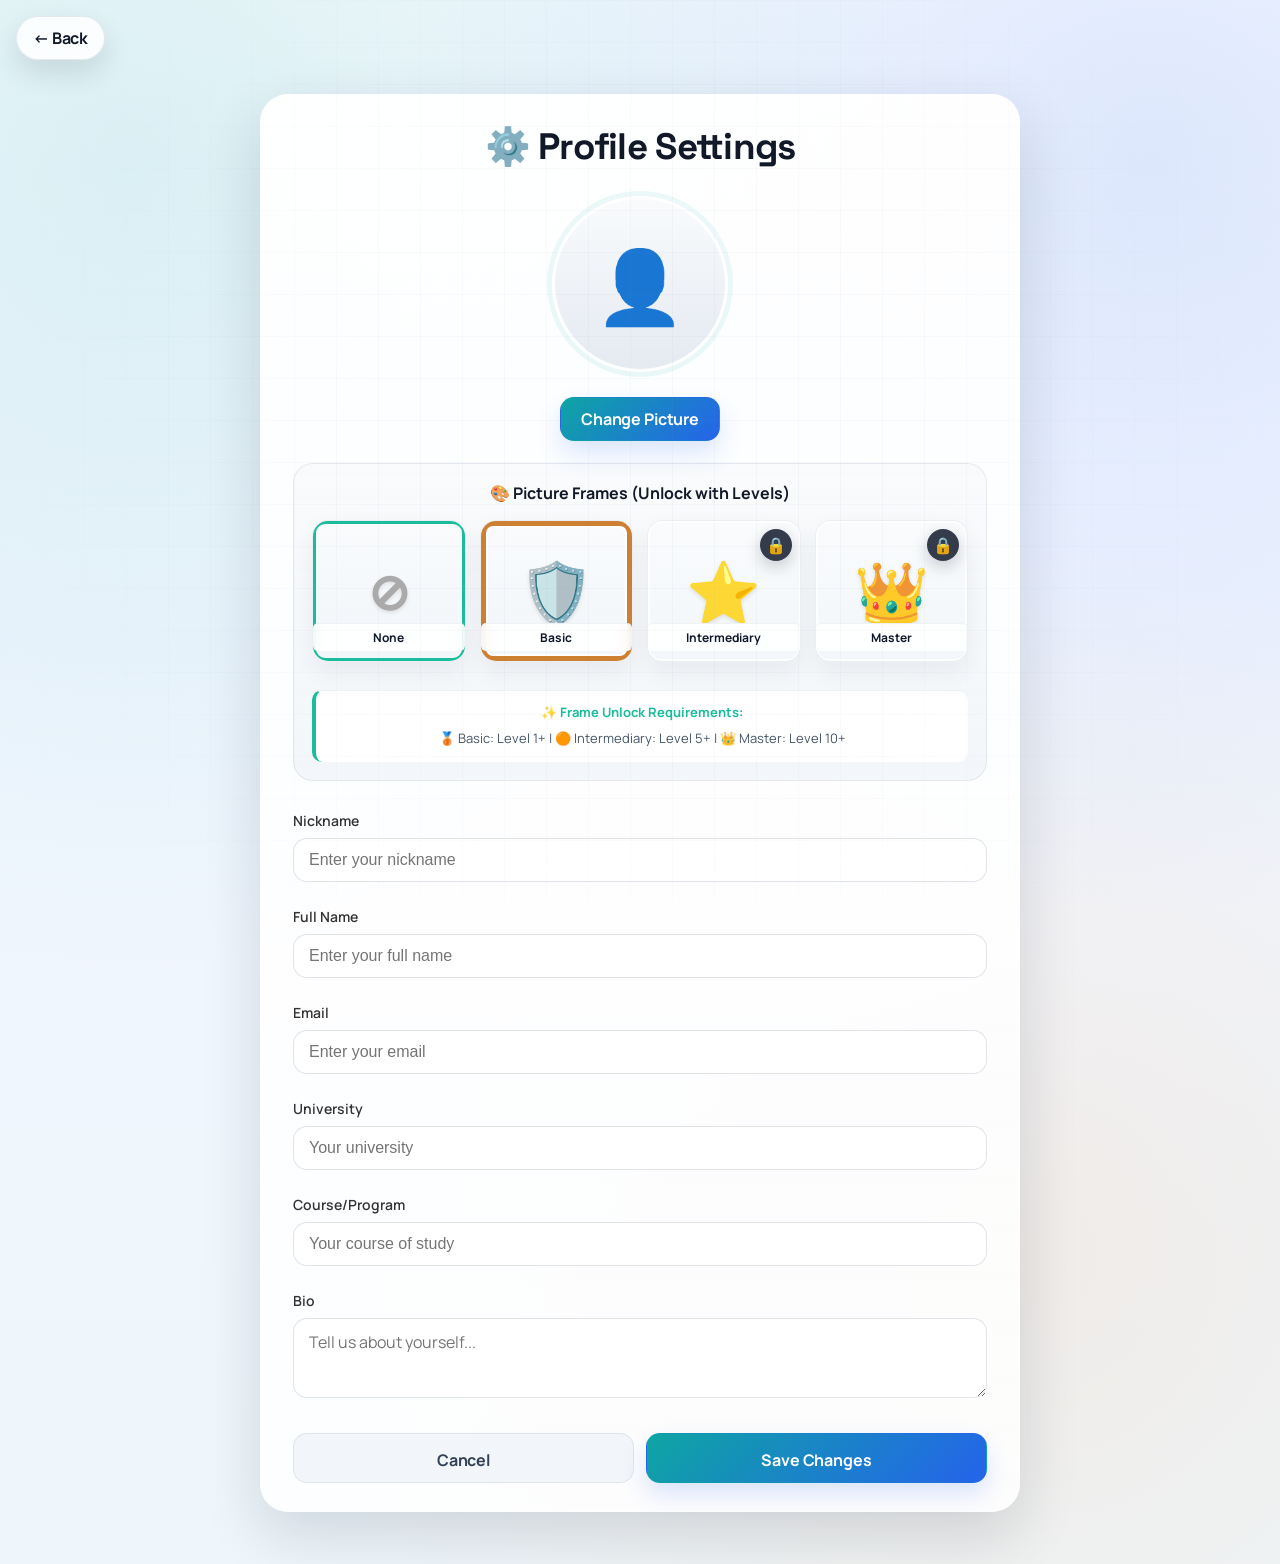
<file: frontend/profile.html>
<!DOCTYPE html>
<html lang="en">
<head>
    <meta charset="UTF-8">
    <meta name="viewport" content="width=device-width, initial-scale=1.0">
    <title>Profile Settings - UniMap</title>
    <link rel="stylesheet" href="frame-styles.css">
    <style>
        * {
            margin: 0;
            padding: 0;
            box-sizing: border-box;
        }
        body {
            font-family: 'Segoe UI', Tahoma, Geneva, Verdana, sans-serif;
            background: linear-gradient(135deg, #f5f5f5 0%, #e8e8e8 100%);
            min-height: 100vh;
            padding: 20px;
        }
        .back-button {
            position: fixed;
            top: 15px;
            left: 15px;
            padding: 10px 20px;
            background-color: white;
            border: 2px solid #1abc9c;
            color: #1abc9c;
            border-radius: 25px;
            cursor: pointer;
            font-weight: 600;
            z-index: 100;
            transition: all 0.3s;
        }
        .back-button:hover {
            background-color: #1abc9c;
            color: white;
        }
        .profile-container {
            max-width: 600px;
            margin: 80px auto 40px;
            background-color: white;
            border-radius: 15px;
            box-shadow: 0 10px 30px rgba(0,0,0,0.1);
            padding: 40px;
        }
        .profile-header {
            text-align: center;
            margin-bottom: 40px;
        }
        .profile-header h1 {
            color: #1abc9c;
            font-size: 28px;
            margin-bottom: 10px;
        }
        .profile-picture-section {
            text-align: center;
            margin-bottom: 30px;
        }
        .profile-picture {
            width: 180px;
            height: 180px;
            border-radius: 50%;
            background-color: #f0f0f0;
            border: 4px solid #1abc9c;
            display: flex;
            align-items: center;
            justify-content: center;
            font-size: 80px;
            margin: 0 auto 15px;
            overflow: hidden;
            object-fit: cover;
            transition: all 0.3s ease;
        }
        .picture-upload {
            display: none;
        }
        .upload-button {
            padding: 10px 20px;
            background: linear-gradient(135deg, #1abc9c 0%, #16a085 100%);
            color: white;
            border: none;
            border-radius: 8px;
            cursor: pointer;
            font-weight: 600;
            margin-top: 10px;
            transition: all 0.3s;
        }
        .upload-button:hover {
            transform: translateY(-2px);
            box-shadow: 0 5px 20px rgba(214, 48, 49, 0.4);
        }
        .form-group {
            margin-bottom: 25px;
        }
        label {
            display: block;
            margin-bottom: 8px;
            color: #333;
            font-weight: 600;
            font-size: 14px;
        }
        input[type="text"],
        input[type="email"],
        textarea,
        select {
            width: 100%;
            padding: 12px 15px;
            border: 2px solid #e0e0e0;
            border-radius: 8px;
            font-size: 16px;
            font-family: 'Segoe UI', sans-serif;
            transition: border-color 0.3s;
        }
        input[type="text"]:focus,
        input[type="email"]:focus,
        textarea:focus,
        select:focus {
            outline: none;
            border-color: #1abc9c;
        }
        textarea {
            resize: vertical;
            min-height: 80px;
        }
        .button-group {
            display: flex;
            gap: 10px;
            margin-top: 30px;
        }
        button {
            flex: 1;
            padding: 15px;
            border: none;
            border-radius: 8px;
            font-size: 16px;
            font-weight: 600;
            cursor: pointer;
            transition: all 0.3s;
        }
        .save-button {
            background: linear-gradient(135deg, #1abc9c 0%, #16a085 100%);
            color: white;
        }
        .save-button:hover {
            transform: translateY(-2px);
            box-shadow: 0 5px 20px rgba(214, 48, 49, 0.4);
        }
        .cancel-button {
            background-color: #f0f0f0;
            color: #333;
        }
        .cancel-button:hover {
            background-color: #e0e0e0;
        }
        .success-message {
            background-color: #d4edda;
            color: #155724;
            border: 2px solid #28a745;
            padding: 15px;
            border-radius: 8px;
            margin-bottom: 20px;
            display: none;
            text-align: center;
            font-weight: 600;
        }
        .success-message.show {
            display: block;
            animation: slideIn 0.3s ease-in;
        }
        @keyframes slideIn {
            from { opacity: 0; transform: translateY(-10px); }
            to { opacity: 1; transform: translateY(0); }
        }
        .avatar-emoji {
            display: inline-block;
            font-size: 60px;
        }
        
        /* Profile Picture Frames */
        .frame-section {
            margin: 30px 0;
            padding: 25px;
            background: linear-gradient(135deg, #f0fffe 0%, #e8f5f4 100%);
            border-radius: 15px;
            border: 2px solid #1abc9c;
        }
        .frame-title {
            text-align: center;
            color: #1abc9c;
            font-weight: 700;
            margin-bottom: 25px;
            font-size: 18px;
            display: flex;
            align-items: center;
            justify-content: center;
            gap: 10px;
        }
        .frames-grid {
            display: grid;
            grid-template-columns: repeat(auto-fit, minmax(140px, 1fr));
            gap: 20px;
            margin-bottom: 20px;
        }
        .frame-option {
            position: relative;
            cursor: pointer;
            border-radius: 15px;
            overflow: hidden;
            border: 3px solid #ddd;
            transition: all 0.3s ease;
            background: white;
            box-shadow: 0 4px 8px rgba(0,0,0,0.08);
        }
        .frame-option:hover:not(.locked) {
            border-color: #1abc9c;
            transform: translateY(-8px);
            box-shadow: 0 10px 25px rgba(26, 188, 156, 0.25);
        }
        .frame-preview {
            width: 140px;
            height: 140px;
            display: flex;
            align-items: center;
            justify-content: center;
            position: relative;
            background: linear-gradient(135deg, #f5f5f5 0%, #e8e8e8 100%);
            border-radius: 12px;
        }
        .frame-icon {
            font-size: 60px;
            text-shadow: 0 2px 4px rgba(0,0,0,0.1);
        }
        
        /* Frame Styles */
        .frame-basic {
            border: 5px solid #cd7f32;
            box-shadow: inset 0 0 0 2px white, 0 0 0 7px #cd7f32;
            background: linear-gradient(135deg, #e8c496 0%, #cd7f32 100%);
        }
        .frame-intermediary {
            background: linear-gradient(135deg, #ffa500 0%, #ff8c00 100%);
            box-shadow: inset 0 0 0 2px white, 0 0 0 7px #ff8c00, 0 0 20px rgba(255, 140, 0, 0.4);
            border: none;
        }
        .frame-master {
            background: linear-gradient(135deg, #ffd700 0%, #ffed4e 100%);
            box-shadow: inset 0 0 0 2px white, 0 0 0 7px #ffd700, 0 0 25px rgba(255, 215, 0, 0.5);
            border: none;
        }
        
        .frame-label {
            position: absolute;
            bottom: 10px;
            left: 0;
            right: 0;
            text-align: center;
            font-size: 12px;
            font-weight: 700;
            color: #333;
            background: rgba(255, 255, 255, 0.95);
            padding: 5px;
            border-radius: 5px;
        }
        .frame-option input[type="radio"] {
            display: none;
        }
        .frame-option input[type="radio"]:checked + .frame-preview {
            border: 3px solid #1abc9c;
            box-shadow: 0 0 0 2px white, 0 0 12px #1abc9c;
        }
        .frame-option.locked {
            opacity: 0.6;
            cursor: not-allowed;
        }
        .frame-option.locked .frame-preview {
            filter: grayscale(100%) brightness(0.9);
        }
        .lock-badge {
            position: absolute;
            top: 8px;
            right: 8px;
            background: linear-gradient(135deg, #ff6b6b 0%, #ff5252 100%);
            color: white;
            border-radius: 50%;
            width: 32px;
            height: 32px;
            display: flex;
            align-items: center;
            justify-content: center;
            font-size: 16px;
            font-weight: bold;
            z-index: 10;
            box-shadow: 0 4px 8px rgba(255, 107, 107, 0.3);
        }
        .frame-info {
            text-align: center;
            font-size: 13px;
            color: #666;
            margin-top: 15px;
            background: white;
            padding: 15px;
            border-radius: 10px;
            border-left: 4px solid #1abc9c;
        }
        .frame-info strong {
            color: #1abc9c;
            display: block;
            margin-bottom: 8px;
        }
    </style>
    <link rel="stylesheet" href="theme.css">
</head>
<body class="page-profile">
    <button class="back-button" onclick="goBack()">← Back</button>

    <div class="profile-container">
        <div class="profile-header">
            <h1>⚙️ Profile Settings</h1>
        </div>

        <div class="success-message" id="success-message">✓ Profile updated successfully!</div>

        <form id="profile-form">
            <div class="profile-picture-section">
                <div class="profile-picture" id="profile-picture">👤</div>
                <input type="file" id="picture-upload" class="picture-upload" accept="image/*" onchange="handlePictureUpload(event)">
                <button type="button" class="upload-button" onclick="document.getElementById('picture-upload').click()">Change Picture</button>
                
                <!-- Frame Selection -->
                <div class="frame-section">
                    <div class="frame-title">🎨 Picture Frames (Unlock with Levels)</div>
                    <div class="frames-grid">
                        <label class="frame-option" id="frame-none-label">
                            <input type="radio" name="frame" value="none" checked>
                            <div class="frame-preview">
                                <div class="frame-icon" style="font-size:50px; color:#aaa;">⊘</div>
                            </div>
                            <span class="frame-label">None</span>
                        </label>
                        
                        <label class="frame-option" id="frame-basic-label">
                            <input type="radio" name="frame" value="basic">
                            <div class="frame-preview frame-basic">
                                <div class="frame-icon" style="color:#8b5e3c;">🛡️</div>
                            </div>
                            <span class="frame-label">Basic</span>
                        </label>
                        
                        <label class="frame-option" id="frame-intermediary-label">
                            <input type="radio" name="frame" value="intermediary">
                            <div class="frame-preview frame-intermediary">
                                <div class="frame-icon">⭐</div>
                            </div>
                            <span class="frame-label">Intermediary</span>
                            <div class="lock-badge" id="lock-intermediary">🔒</div>
                        </label>
                        
                        <label class="frame-option" id="frame-master-label">
                            <input type="radio" name="frame" value="master">
                            <div class="frame-preview frame-master">
                                <div class="frame-icon">👑</div>
                            </div>
                            <span class="frame-label">Master</span>
                            <div class="lock-badge" id="lock-master">🔒</div>
                        </label>
                    </div>
                    <div class="frame-info">
                        <strong>✨ Frame Unlock Requirements:</strong>
                        🥉 Basic: Level 1+ | 🟠 Intermediary: Level 5+ | 👑 Master: Level 10+
                    </div>
                </div>
            </div>

            <div class="form-group">
                <label for="nickname">Nickname</label>
                <input type="text" id="nickname" name="nickname" placeholder="Enter your nickname" required>
            </div>

            <div class="form-group">
                <label for="fullname">Full Name</label>
                <input type="text" id="fullname" name="fullname" placeholder="Enter your full name">
            </div>

            <div class="form-group">
                <label for="email">Email</label>
                <input type="email" id="email" name="email" placeholder="Enter your email">
            </div>

            <div class="form-group">
                <label for="university">University</label>
                <input type="text" id="university" name="university" placeholder="Your university">
            </div>

            <div class="form-group">
                <label for="course">Course/Program</label>
                <input type="text" id="course" name="course" placeholder="Your course of study">
            </div>

            <div class="form-group">
                <label for="bio">Bio</label>
                <textarea id="bio" name="bio" placeholder="Tell us about yourself..."></textarea>
            </div>

            <div class="button-group">
                <button type="button" class="cancel-button" onclick="goBack()">Cancel</button>
                <button type="submit" class="save-button">Save Changes</button>
            </div>
        </form>
    </div>

    <script>
        // Load profile data on page load
        function loadProfile() {
            const profileData = JSON.parse(localStorage.getItem('userProfile')) || {};
            
            if (profileData.nickname) {
                document.getElementById('nickname').value = profileData.nickname;
            }
            if (profileData.fullname) {
                document.getElementById('fullname').value = profileData.fullname;
            }
            if (profileData.email) {
                document.getElementById('email').value = profileData.email;
            }
            if (profileData.university) {
                document.getElementById('university').value = profileData.university;
            }
            if (profileData.course) {
                document.getElementById('course').value = profileData.course;
            }
            if (profileData.bio) {
                document.getElementById('bio').value = profileData.bio;
            }
            if (profileData.profilePicture) {
                document.getElementById('profile-picture').innerHTML = `<img src="${profileData.profilePicture}" alt="Profile" style="width: 100%; height: 100%; object-fit: cover;">`;
            }
            
            // Apply the selected frame
            const selectedFrame = localStorage.getItem('selectedProfileFrame') || 'none';
            applyFrameToPreview(selectedFrame);
        }

        // Handle form submission
        document.getElementById('profile-form').addEventListener('submit', function(e) {
            e.preventDefault();
            
            const profileData = {
                nickname: document.getElementById('nickname').value,
                fullname: document.getElementById('fullname').value,
                email: document.getElementById('email').value,
                university: document.getElementById('university').value,
                course: document.getElementById('course').value,
                bio: document.getElementById('bio').value,
                profilePicture: localStorage.getItem('profilePictureData') || profileData.profilePicture,
                selectedFrame: localStorage.getItem('selectedProfileFrame') || 'none'
            };
            
            // Save to localStorage
            localStorage.setItem('userProfile', JSON.stringify(profileData));
            
            // Update user info in currentUser
            const user = JSON.parse(localStorage.getItem('currentUser')) || {};
            user.name = profileData.nickname;
            localStorage.setItem('currentUser', JSON.stringify(user));
            
            // Save selected frame
            saveSelectedFrame();
            
            // Show success message
            const successMsg = document.getElementById('success-message');
            successMsg.classList.add('show');
            
            setTimeout(() => {
                successMsg.classList.remove('show');
            }, 3000);
        });

        // Handle picture upload
        function handlePictureUpload(event) {
            const file = event.target.files[0];
            if (file) {
                const reader = new FileReader();
                reader.onload = function(e) {
                    const imageData = e.target.result;
                    document.getElementById('profile-picture').innerHTML = `<img src="${imageData}" alt="Profile" style="width: 100%; height: 100%; object-fit: cover;">`;
                    localStorage.setItem('profilePictureData', imageData);
                };
                reader.readAsDataURL(file);
            }
        }

        // Initialize
        window.addEventListener('load', function() {
            loadProfile();
            unlockFrames();
            loadSelectedFrame();
        });

        // Check user level and unlock frames
        function unlockFrames() {
            const user = JSON.parse(localStorage.getItem('currentUser'));
            if (!user) return;
            
            const userLevelKey = `user-level-${user.email}`;
            const currentLevel = parseInt(localStorage.getItem(userLevelKey)) || 1;
            
            // Basic frame always available
            document.getElementById('frame-basic-label').classList.remove('locked');
            
            // Intermediary frame at Level 5+
            const intermediaryLabel = document.getElementById('frame-intermediary-label');
            const lockIntermediary = document.getElementById('lock-intermediary');
            if (currentLevel >= 5) {
                intermediaryLabel.classList.remove('locked');
                lockIntermediary.style.display = 'none';
            } else {
                intermediaryLabel.classList.add('locked');
                lockIntermediary.style.display = 'flex';
            }
            
            // Master frame at Level 10+
            const masterLabel = document.getElementById('frame-master-label');
            const lockMaster = document.getElementById('lock-master');
            if (currentLevel >= 10) {
                masterLabel.classList.remove('locked');
                lockMaster.style.display = 'none';
            } else {
                masterLabel.classList.add('locked');
                lockMaster.style.display = 'flex';
            }
        }
        
        // Save selected frame
        function saveSelectedFrame() {
            const selectedFrame = document.querySelector('input[name="frame"]:checked')?.value;
            if (selectedFrame) {
                localStorage.setItem('selectedProfileFrame', selectedFrame);
            }
        }
        
        // Handle frame selection
        document.querySelectorAll('input[name="frame"]').forEach(radio => {
            const label = radio.parentElement;
            
            // Skip locked frames for hover preview
            if (label.classList.contains('locked')) {
                return;
            }
            
            // Hover preview
            label.addEventListener('mouseenter', function() {
                if (!label.classList.contains('locked')) {
                    applyFrameToPreview(radio.value);
                }
            });
            
            label.addEventListener('mouseleave', function() {
                // Revert to selected frame on hover out
                const selectedFrame = document.querySelector('input[name="frame"]:checked')?.value || 'none';
                applyFrameToPreview(selectedFrame);
            });
            
            // Click to select
            radio.addEventListener('change', function() {
                const frameLabel = document.getElementById('frame-' + this.value + '-label');
                if (!frameLabel.classList.contains('locked')) {
                    saveSelectedFrame();
                    applyFrameToPreview(this.value);
                } else {
                    // Revert if clicking locked frame
                    const selectedFrame = document.querySelector('input[name="frame"]:checked')?.value || 'none';
                    document.querySelector('input[name="frame"][value="' + selectedFrame + '"]').checked = true;
                }
            });
        });
        
        // Apply frame to profile picture preview
        function applyFrameToPreview(frame) {
            const profilePic = document.getElementById('profile-picture');
            // Remove all frame classes
            profilePic.classList.remove('profile-pic-none', 'profile-pic-basic', 'profile-pic-intermediary', 'profile-pic-master');
            
            // Remove inline styles first
            profilePic.style.border = '';
            profilePic.style.boxShadow = '';
            
            // Apply the selected frame class
            if (frame === 'none') {
                profilePic.classList.add('profile-pic-none');
            } else if (frame === 'basic') {
                profilePic.classList.add('profile-pic-basic');
            } else if (frame === 'intermediary') {
                profilePic.classList.add('profile-pic-intermediary');
            } else if (frame === 'master') {
                profilePic.classList.add('profile-pic-master');
            }
        }
        
        // Load selected frame on page load
        function loadSelectedFrame() {
            const selectedFrame = localStorage.getItem('selectedProfileFrame') || 'none';
            const radio = document.querySelector(`input[name="frame"][value="${selectedFrame}"]`);
            if (radio) {
                radio.checked = true;
            }
        }
        
        // Go back to previous page
        function goBack() {
            window.history.back();
        }
    </script>
</body>
</html>
</file>
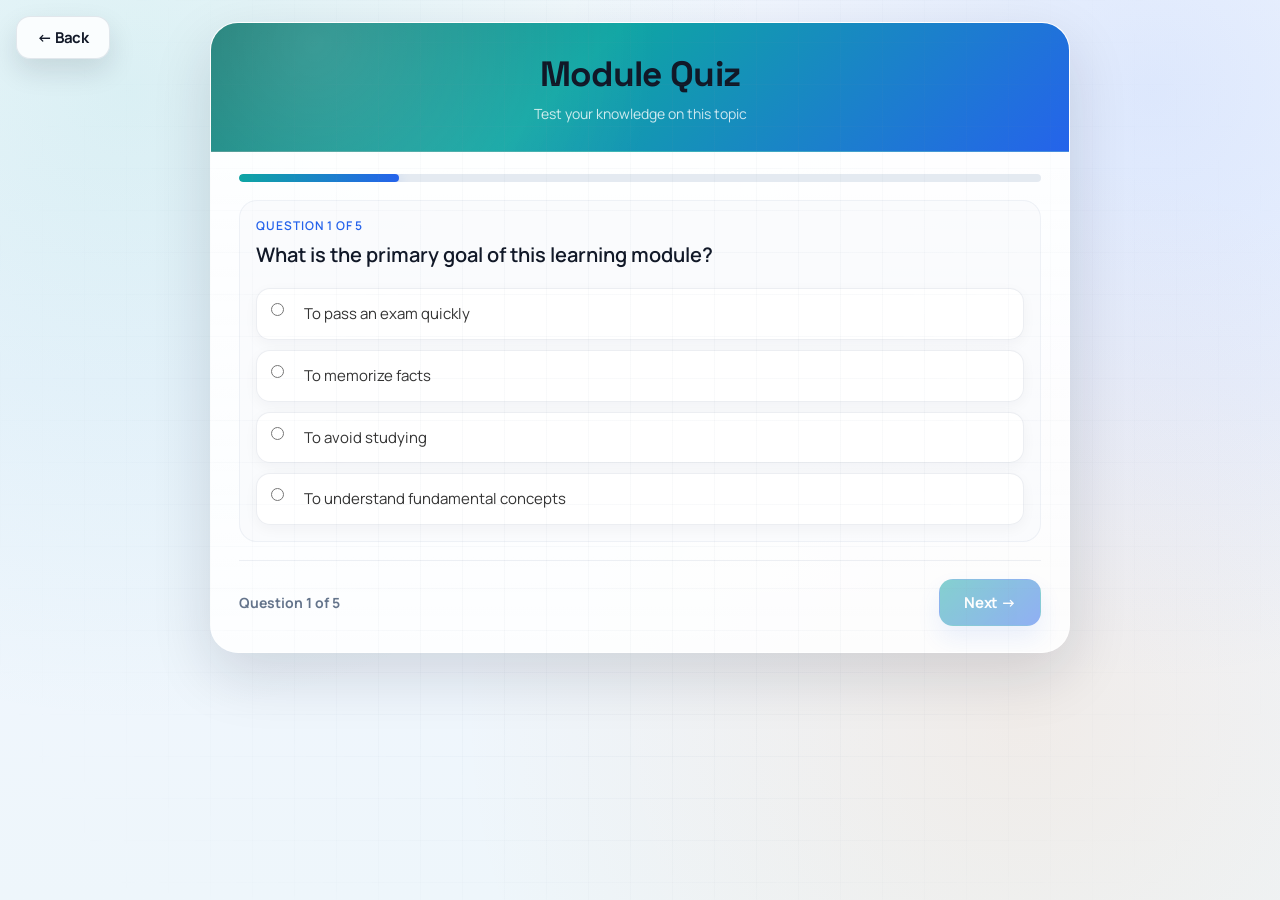
<file: frontend/quiz.html>
<!DOCTYPE html>
<html lang="en">
<head>
    <meta charset="UTF-8">
    <meta name="viewport" content="width=device-width, initial-scale=1.0">
    <title>Topic Quiz - UniMap</title>
    <style>
        * {
            margin: 0;
            padding: 0;
            box-sizing: border-box;
        }
        body {
            font-family: 'Segoe UI', Tahoma, Geneva, Verdana, sans-serif;
            background: linear-gradient(135deg, #f5f5f5 0%, #e8e8e8 100%);
            min-height: 100vh;
            padding: 20px;
        }
        .quiz-container {
            max-width: 700px;
            margin: 0 auto;
            background-color: white;
            border-radius: 15px;
            box-shadow: 0 10px 30px rgba(0,0,0,0.1);
            overflow: hidden;
        }
        .quiz-header {
            background: linear-gradient(135deg, #1abc9c 0%, #16a085 100%);
            color: white;
            padding: 30px;
            text-align: center;
        }
        .quiz-header h1 {
            margin-bottom: 10px;
            font-size: 28px;
        }
        .quiz-header p {
            opacity: 0.9;
            font-size: 14px;
        }
        .menu-button {
            position: fixed;
            top: 15px;
            left: 15px;
            width: 40px;
            height: 40px;
            background-color: white;
            border: 2px solid #1abc9c;
            border-radius: 5px;
            cursor: pointer;
            z-index: 100;
            display: flex;
            flex-direction: column;
            justify-content: center;
            align-items: center;
            padding: 8px;
            box-shadow: 0 2px 8px rgba(0,0,0,0.2);
            transition: background-color 0.3s;
        }
        .menu-button:hover {
            background-color: #f0f0f0;
        }
        .menu-button span {
            display: block;
            width: 25px;
            height: 3px;
            background-color: white;
            margin: 3px 0;
            border-radius: 2px;
        }
        .back-button {
            position: fixed;
            top: 15px;
            left: 15px;
            padding: 10px 20px;
            background-color: white;
            border: 2px solid #1abc9c;
            color: #1abc9c;
            border-radius: 25px;
            cursor: pointer;
            font-weight: 600;
            z-index: 100;
        }
        .back-button:hover {
            background-color: #1abc9c;
            color: white;
        }
        .quiz-content {
            padding: 30px;
        }
        .question {
            margin-bottom: 30px;
            display: none;
        }
        .question.active {
            display: block;
            animation: fadeIn 0.3s ease-in;
        }
        @keyframes fadeIn {
            from { opacity: 0; }
            to { opacity: 1; }
        }
        .question-number {
            font-size: 12px;
            color: #1abc9c;
            font-weight: 600;
            margin-bottom: 8px;
            text-transform: uppercase;
        }
        .question-text {
            font-size: 18px;
            font-weight: 600;
            color: #333;
            margin-bottom: 20px;
        }
        .options {
            display: flex;
            flex-direction: column;
            gap: 12px;
        }
        .option {
            padding: 15px;
            border: 2px solid #e0e0e0;
            border-radius: 8px;
            cursor: pointer;
            transition: all 0.3s;
            background-color: white;
        }
        .option:hover {
            border-color: #1abc9c;
            background-color: #fff5f5;
        }
        .option input[type="radio"] {
            margin-right: 10px;
            cursor: pointer;
        }
        .option label {
            cursor: pointer;
            font-size: 15px;
            color: #333;
            display: flex;
            align-items: center;
        }
        .option.selected {
            border-color: #1abc9c;
            background-color: #fff5f5;
        }
        .quiz-footer {
            display: flex;
            justify-content: space-between;
            align-items: center;
            margin-top: 30px;
            padding-top: 20px;
            border-top: 1px solid #e0e0e0;
        }
        .progress {
            font-size: 14px;
            color: #666;
            font-weight: 600;
        }
        .progress-bar {
            width: 100%;
            height: 4px;
            background-color: #e0e0e0;
            border-radius: 2px;
            margin-bottom: 20px;
            overflow: hidden;
        }
        .progress-fill {
            height: 100%;
            background: linear-gradient(90deg, #1abc9c 0%, #16a085 100%);
            transition: width 0.3s ease;
        }
        .button-group {
            display: flex;
            gap: 10px;
        }
        button {
            padding: 12px 24px;
            border: none;
            border-radius: 8px;
            font-size: 15px;
            font-weight: 600;
            cursor: pointer;
            transition: all 0.3s;
        }
        .btn-next, .btn-finish {
            background: linear-gradient(135deg, #1abc9c 0%, #16a085 100%);
            color: white;
        }
        .btn-next:hover, .btn-finish:hover {
            transform: translateY(-2px);
            box-shadow: 0 5px 20px rgba(220, 53, 69, 0.4);
        }
        .btn-prev {
            background-color: #f0f0f0;
            color: #333;
        }
        .btn-prev:hover {
            background-color: #e0e0e0;
        }
        .results-container {
            display: none;
            text-align: center;
            padding: 40px 30px;
        }
        .results-container.show {
            display: block;
        }
        .score-circle {
            width: 150px;
            height: 150px;
            border-radius: 50%;
            background: linear-gradient(135deg, #1abc9c 0%, #16a085 100%);
            color: white;
            display: flex;
            flex-direction: column;
            justify-content: center;
            align-items: center;
            margin: 0 auto 20px;
            font-size: 48px;
            font-weight: 700;
        }
        .results-container h2 {
            font-size: 28px;
            color: #333;
            margin-bottom: 10px;
        }
        .results-container p {
            color: #666;
            margin-bottom: 20px;
        }
        .finish-button {
            width: 100%;
            padding: 15px;
            background: linear-gradient(135deg, #1abc9c 0%, #16a085 100%);
            color: white;
            border: none;
            border-radius: 8px;
            font-size: 16px;
            font-weight: 600;
            cursor: pointer;
        }
        .finish-button:hover {
            transform: translateY(-2px);
            box-shadow: 0 5px 20px rgba(220, 53, 69, 0.4);
        }
        .disabled {
            opacity: 0.5;
            cursor: not-allowed;
        }
        .confirm-btn {
            margin-top: 20px;
            padding: 12px 30px;
            background: linear-gradient(135deg, #28a745 0%, #217039 100%);
            color: white;
            border: none;
            border-radius: 8px;
            font-size: 16px;
            font-weight: 600;
            cursor: pointer;
            transition: all 0.3s;
            display: none;
        }
        .confirm-btn.show {
            display: block;
        }
        .confirm-btn:hover {
            transform: translateY(-2px);
            box-shadow: 0 5px 20px rgba(40, 167, 69, 0.4);
        }
        .confirm-btn:disabled {
            opacity: 0.5;
            cursor: not-allowed;
        }
        .feedback-message {
            margin-top: 20px;
            padding: 15px;
            border-radius: 8px;
            font-weight: 600;
            text-align: center;
            display: none;
            animation: slideIn 0.3s ease-in;
        }
        @keyframes slideIn {
            from { opacity: 0; transform: translateY(-10px); }
            to { opacity: 1; transform: translateY(0); }
        }
        .feedback-correct {
            background-color: #d4edda;
            color: #155724;
            border: 2px solid #28a745;
            display: block;
        }
        .feedback-incorrect {
            background-color: #f8d7da;
            color: #721c24;
            border: 2px solid #1abc9c;
            display: block;
        }
        .explanation-box {
            margin-top: 15px;
            padding: 15px;
            background-color: #e7f3ff;
            border-left: 4px solid #2196F3;
            border-radius: 5px;
            color: #0c5aa0;
            display: none;
            font-size: 14px;
            line-height: 1.5;
        }
        .explanation-box.show {
            display: block;
        }
        .wrong-answers-section {
            background-color: #fff5f5;
            padding: 30px;
            border-radius: 10px;
            margin-top: 30px;
            border: 2px solid #1abc9c;
        }
        .wrong-answers-section h3 {
            color: #1abc9c;
            margin-bottom: 20px;
            font-size: 20px;
        }
        .wrong-answer-item {
            background-color: white;
            padding: 20px;
            margin-bottom: 15px;
            border-radius: 8px;
            border-left: 4px solid #1abc9c;
        }
        .wrong-answer-item h4 {
            color: #1abc9c;
            margin-bottom: 10px;
            font-size: 16px;
        }
        .wrong-answer-item .your-answer {
            color: #721c24;
            margin-bottom: 10px;
            font-weight: 600;
        }
        .wrong-answer-item .correct-answer {
            color: #155724;
            margin-bottom: 10px;
            font-weight: 600;
        }
        .wrong-answer-item .explanation {
            color: #0c5aa0;
            background-color: #e7f3ff;
            padding: 10px;
            border-radius: 5px;
            margin-top: 10px;
            border-left: 4px solid #2196F3;
            font-size: 14px;
            line-height: 1.5;
        }
        .congratulations {
            font-size: 20px;
            margin-bottom: 15px;
            animation: bounce 0.6s ease-in-out;
        }
        @keyframes bounce {
            0%, 100% { transform: translateY(0); }
            50% { transform: translateY(-10px); }
        }
        .confetti {
            position: fixed;
            width: 10px;
            height: 10px;
            background-color: #1abc9c;
            pointer-events: none;
            z-index: 9999;
        }
        .confetti::before {
            content: '';
            position: absolute;
            width: 100%;
            height: 100%;
            background-color: inherit;
        }
        @keyframes fall {
            to {
                transform: translateY(100vh) rotateZ(360deg);
                opacity: 0;
            }
        }
        @keyframes confetti-bounce {
            0% {
                transform: translateY(0) rotateZ(0deg);
                opacity: 1;
            }
            100% {
                transform: translateY(100vh) rotateZ(720deg);
                opacity: 0;
            }
        }
        .related-topics-section {
            margin-top: 40px;
            padding: 30px;
            background-color: #f9f9f9;
            border-radius: 12px;
            border-top: 3px solid #1abc9c;
        }
        .related-topics-section h3 {
            margin: 0 0 20px 0;
            font-size: 20px;
            color: #333;
            font-weight: 600;
        }
        .related-topics-list {
            display: grid;
            grid-template-columns: repeat(auto-fit, minmax(200px, 1fr));
            gap: 15px;
        }
        .topic-card {
            background-color: white;
            border: 2px solid #e0e0e0;
            border-radius: 10px;
            padding: 20px;
            cursor: pointer;
            transition: all 0.3s;
            text-align: center;
        }
        .topic-card:hover {
            border-color: #1abc9c;
            box-shadow: 0 4px 12px rgba(214, 48, 49, 0.2);
            transform: translateY(-3px);
        }
        .topic-card h4 {
            margin: 0 0 10px 0;
            color: #333;
            font-size: 16px;
            font-weight: 600;
        }
        .topic-card p {
            margin: 0;
            color: #666;
            font-size: 13px;
            line-height: 1.5;
        }
    </style>
    <link rel="stylesheet" href="theme.css">
</head>
<body class="page-quiz">
    <div id="confetti-container"></div>
    <button class="back-button" id="top-back-button" onclick="goBack()">← Back</button>
    <button class="menu-button" id="menu-button" onclick="toggleQuizMenu()" style="display: none;">
        <span></span>
        <span></span>
        <span></span>
    </button>
    
    <div id="quiz-menu-dropdown" style="display: none; position: fixed; top: 65px; left: 15px; background-color: white; border-radius: 5px; box-shadow: 0 4px 12px rgba(0,0,0,0.15); z-index: 99; min-width: 150px;">
        <a href="progress.html" style="display: block; padding: 12px 20px; color: #333; text-decoration: none; border-bottom: 1px solid #f0f0f0; transition: background-color 0.2s;" onmouseover="this.style.backgroundColor='#f5f5f5'" onmouseout="this.style.backgroundColor='white'">📊 Your Progress</a>
        <a href="index.html" style="display: block; padding: 12px 20px; color: #333; text-decoration: none; border-bottom: 1px solid #f0f0f0; transition: background-color 0.2s;" onmouseover="this.style.backgroundColor='#f5f5f5'" onmouseout="this.style.backgroundColor='white'">Home</a>
        <a href="#" onclick="goBack()" style="display: block; padding: 12px 20px; color: #333; text-decoration: none; transition: background-color 0.2s;" onmouseover="this.style.backgroundColor='#f5f5f5'" onmouseout="this.style.backgroundColor='white'">Back to Roadmap</a>
    </div>

    <div class="quiz-container">
        <div class="quiz-header">
            <h1 id="quiz-title">Topic Quiz</h1>
            <p id="quiz-subtitle">Test your knowledge</p>
        </div>

        <div class="quiz-content">
            <div class="progress-bar">
                <div class="progress-fill" id="progress-fill"></div>
            </div>

            <div id="questions-container">
                <!-- Questions will be inserted here -->
            </div>

            <div class="results-container" id="results-container">
                <div class="score-circle" id="score-circle">0%</div>
                <h2 id="result-title">Great Job!</h2>
                <p id="result-message">You've completed the quiz</p>
                <button class="finish-button" onclick="goBack()">← Back to Roadmap</button>
                
                <div class="related-topics-section" id="related-topics-section">
                    <h3>📚 Related Topics</h3>
                    <div class="related-topics-list" id="related-topics-list">
                        <!-- Related topics will be populated by backend -->
                    </div>
                </div>
            </div>

            <div class="quiz-footer" id="quiz-footer">
                <span class="progress" id="progress-text">Question 1 of 5</span>
                <div class="button-group">
                    <button class="btn-prev" id="btn-prev" onclick="previousQuestion()" style="display: none;">← Previous</button>
                    <button class="btn-next" id="btn-next" onclick="nextQuestion()">Next →</button>
                </div>
            </div>
        </div>
    </div>

    <script src="api-service.js"></script>
    <script>
        // Get parameters from URL
        const urlParams = new URLSearchParams(window.location.search);
        const topicName = urlParams.get('topic');
        const moduleId = urlParams.get('moduleId');
        const topicId = urlParams.get('topicId');
        const roadmapId = urlParams.get('roadmap_id');

        // Quiz questions bank (expandable)
        const quizQuestions = {
            default: [
                {
                    question: "What is the primary goal of this learning module?",
                    options: [
                        "To understand fundamental concepts",
                        "To memorize facts",
                        "To pass an exam quickly",
                        "To avoid studying"
                    ],
                    correct: 0,
                    explanation: "The primary goal of any learning module is to build a deep understanding of fundamental concepts. This foundation enables you to apply knowledge, solve problems, and build upon the concepts in advanced topics."
                },
                {
                    question: "Which of the following is a key benefit of mastering this topic?",
                    options: [
                        "Improved problem-solving skills",
                        "Better career opportunities",
                        "Enhanced understanding of related topics",
                        "All of the above"
                    ],
                    correct: 3,
                    explanation: "Mastering a topic provides multiple benefits: it sharpens your problem-solving abilities, opens doors to career advancement, and helps you understand related topics more easily since many concepts interconnect."
                },
                {
                    question: "How should you approach learning this material?",
                    options: [
                        "Read once and memorize",
                        "Practice regularly with examples",
                        "Watch videos passively",
                        "Skip theory and jump to applications"
                    ],
                    correct: 1,
                    explanation: "Regular practice with examples is the most effective learning approach. Active engagement through doing, combining theory with practice, and repetition over time leads to lasting understanding and retention."
                },
                {
                    question: "What is the next step after understanding this module?",
                    options: [
                        "Move to the next advanced topic",
                        "Review and practice more",
                        "Take a break",
                        "Teach others what you learned"
                    ],
                    correct: 1,
                    explanation: "After initial understanding, review and additional practice solidify your knowledge. This reinforcement prevents forgetting and builds confidence before moving to advanced topics that build on this foundation."
                },
                {
                    question: "How can you reinforce your learning?",
                    options: [
                        "Do practice problems",
                        "Build projects",
                        "Discuss with peers",
                        "All of the above"
                    ],
                    correct: 3,
                    explanation: "All of these methods are highly effective! Practice problems test your understanding, projects apply concepts in real contexts, and discussing with peers exposes you to different perspectives and reinforces your own understanding."
                }
            ],
            comprehensive: [
                {
                    question: "How do the different modules in your learning path connect?",
                    options: [
                        "They are independent and unrelated",
                        "Each builds on concepts from previous modules",
                        "Later modules only use their own content",
                        "There is no logical progression"
                    ],
                    correct: 1,
                    explanation: "Modules in a well-designed curriculum are interconnected—each new module builds upon the foundations laid by previous ones. Understanding these connections deepens your overall mastery."
                },
                {
                    question: "What is the best strategy for mastering your entire course?",
                    options: [
                        "Focus on one module at a time without review",
                        "Learn all topics simultaneously",
                        "Master each module, then review connections between them",
                        "Start from the end and work backwards"
                    ],
                    correct: 2,
                    explanation: "The optimal approach is sequential learning with integration—master each module thoroughly, then explicitly review how they connect and relate to each other. This builds both deep and coherent understanding."
                },
                {
                    question: "When you encounter a challenging concept in later modules, what should you do?",
                    options: [
                        "Skip it and move forward",
                        "Review foundational concepts from earlier modules",
                        "Study harder without reference material",
                        "Give up on that module"
                    ],
                    correct: 1,
                    explanation: "Difficult concepts in advanced modules often depend on solid understanding of foundational material. Reviewing earlier modules clarifies the prerequisites and provides context for the challenging concept."
                },
                {
                    question: "How can you apply your complete knowledge across all modules?",
                    options: [
                        "Each module is used separately in isolation",
                        "Integrate concepts from multiple modules to solve complex problems",
                        "Forget earlier modules once you've passed them",
                        "Only apply the latest module you learned"
                    ],
                    correct: 1,
                    explanation: "True mastery means integrating concepts from multiple modules to solve realistic, complex problems. This interdisciplinary approach reflects how knowledge is used in real-world applications."
                },
                {
                    question: "What demonstrates mastery of your entire learning path?",
                    options: [
                        "Passing individual quizzes",
                        "Memorizing facts from each module",
                        "Understanding connections and applying integrated knowledge to real problems",
                        "Taking the modules in alphabetical order"
                    ],
                    correct: 2,
                    explanation: "True mastery is demonstrated by understanding how concepts connect across modules and being able to apply integrated knowledge to solve novel, real-world problems—not just passing tests or memorizing facts."
                },
                {
                    question: "Which learning approach leads to long-term retention across all modules?",
                    options: [
                        "Cramming before each quiz",
                        "Active practice, spaced repetition, and connecting concepts across modules",
                        "Reading passively once and forgetting",
                        "Learning only what will appear on the exam"
                    ],
                    correct: 1,
                    explanation: "Research in cognitive psychology shows that spaced repetition (reviewing material over time), active practice, and connecting related concepts are the most effective for long-term retention and understanding."
                },
                {
                    question: "How should you structure your study time across the full curriculum?",
                    options: [
                        "Study one module intensively, then completely switch to the next",
                        "Balance new learning with regular review of previous concepts",
                        "Only study just before assessments",
                        "Study in random order without a plan"
                    ],
                    correct: 1,
                    explanation: "Spacing your study across time with regular review of previous material (interleaving) is more effective than intensive single-topic studying. This approach strengthens memory and builds connections between concepts."
                },
                {
                    question: "What role does teaching or explaining concepts play in mastering your course?",
                    options: [
                        "It wastes time that could be spent studying",
                        "It helps identify gaps in your understanding and reinforces learning",
                        "It's only useful if you want to become a teacher",
                        "It has no impact on your learning"
                    ],
                    correct: 1,
                    explanation: "Explaining concepts to others (or even to yourself) is a powerful learning tool. It forces you to organize your thoughts clearly, reveals gaps in understanding, and solidifies knowledge through active engagement."
                }
            ]
        };

        let currentQuestion = 0;
        let userAnswers = [];
        let confirmedAnswers = []; // Track which answers have been confirmed
        // Select comprehensive quiz for root node (moduleId = 1), default for others
        const questions = moduleId === "1" ? quizQuestions.comprehensive : quizQuestions.default;
        let shuffledQuestions = []; // Store questions with shuffled options

        // Shuffle array function (Fisher-Yates)
        function shuffleArray(array) {
            const shuffled = [...array];
            for (let i = shuffled.length - 1; i > 0; i--) {
                const j = Math.floor(Math.random() * (i + 1));
                [shuffled[i], shuffled[j]] = [shuffled[j], shuffled[i]];
            }
            return shuffled;
        }

        // Shuffle options for each question
        function createShuffledQuestions() {
            shuffledQuestions = questions.map(q => {
                // Create array of indices [0, 1, 2, 3, ...]
                const indices = Array.from({ length: q.options.length }, (_, i) => i);
                // Shuffle the indices
                const shuffledIndices = shuffleArray(indices);
                // Find the new position of the correct answer
                const newCorrectIndex = shuffledIndices.indexOf(q.correct);
                // Create new options array based on shuffled indices
                const newOptions = shuffledIndices.map(i => q.options[i]);
                
                return {
                    ...q,
                    originalOptions: q.options,
                    options: newOptions,
                    correct: newCorrectIndex
                };
            });
        }

        // Initialize quiz
        function initQuiz() {
            if (moduleId === "1") {
                document.getElementById('quiz-title').textContent = topicName || 'Comprehensive Course Quiz';
                document.getElementById('quiz-subtitle').textContent = 'Test your mastery of the entire course';
            } else {
                document.getElementById('quiz-title').textContent = topicName || 'Module Quiz';
                document.getElementById('quiz-subtitle').textContent = 'Test your knowledge on this topic';
            }
            
            // Shuffle questions and their options
            createShuffledQuestions();
            
            // Initialize answer arrays
            userAnswers = new Array(questions.length).fill(-1);
            confirmedAnswers = new Array(questions.length).fill(false);
            
            renderQuestion();
        }

        function renderQuestion() {
            const container = document.getElementById('questions-container');
            container.innerHTML = '';
            
            shuffledQuestions.forEach((q, index) => {
                const questionDiv = document.createElement('div');
                questionDiv.className = `question ${index === currentQuestion ? 'active' : ''}`;
                
                const userAnswer = userAnswers[index];
                const isSelected = userAnswer !== -1;
                const isConfirmed = confirmedAnswers[index] === true;
                const isCorrect = isSelected && userAnswer === q.correct;
                
                let optionsHTML = '<div class="options">';
                q.options.forEach((option, optIndex) => {
                    const selected = userAnswer === optIndex;
                    let optionClass = 'option';
                    
                    if (selected) {
                        optionClass += ' selected';
                    }
                    
                    optionsHTML += `
                        <div class="option ${optionClass}" onclick="selectOption(${index}, ${optIndex})" style="${isConfirmed ? 'cursor: default; opacity: 0.7;' : ''}">
                            <label style="cursor: ${isConfirmed ? 'default' : 'pointer'};">
                                <input type="radio" name="question-${index}" value="${optIndex}" ${selected ? 'checked' : ''} ${isConfirmed ? 'disabled' : ''}>
                                ${option}
                            </label>
                        </div>
                    `;
                });
                optionsHTML += '</div>';
                
                // Show confirm button only if answer is selected but not confirmed
                let confirmButtonHTML = '';
                if (isSelected && !isConfirmed) {
                    confirmButtonHTML = `<button class="confirm-btn show" onclick="confirmAnswer(${index})">✓ Confirm Answer</button>`;
                }
                
                let feedbackHTML = '';
                if (isConfirmed) {
                    if (isCorrect) {
                        feedbackHTML = `<div class="feedback-message feedback-correct">✓ Correct! Congratulations!</div>`;
                    } else {
                        feedbackHTML = `
                            <div class="feedback-message feedback-incorrect">✗ Incorrect</div>
                            <div class="explanation-box show">
                                <strong>Correct Answer:</strong> ${q.options[q.correct]}<br><br>
                                <strong>Explanation:</strong> ${q.explanation}
                            </div>
                        `;
                    }
                }
                
                questionDiv.innerHTML = `
                    <div class="question-number">Question ${index + 1} of ${questions.length}</div>
                    <div class="question-text">${q.question}</div>
                    ${optionsHTML}
                    ${confirmButtonHTML}
                    ${feedbackHTML}
                `;
                
                container.appendChild(questionDiv);
            });
            
            updateProgress();
            updateButtons();
        }

        function selectOption(questionIndex, optionIndex) {
            // Only allow selecting if not yet confirmed
            if (confirmedAnswers[questionIndex] !== true) {
                userAnswers[questionIndex] = optionIndex;
                renderQuestion();
            }
        }

        function confirmAnswer(questionIndex) {
            // Mark this answer as confirmed
            confirmedAnswers[questionIndex] = true;
            renderQuestion();
        }

        function nextQuestion() {
            if (currentQuestion < questions.length - 1) {
                currentQuestion++;
                renderQuestion();
                window.scrollTo(0, 0);
            } else {
                finishQuiz();
            }
        }

        function previousQuestion() {
            if (currentQuestion > 0) {
                currentQuestion--;
                renderQuestion();
                window.scrollTo(0, 0);
            }
        }

        function updateProgress() {
            const progress = ((currentQuestion + 1) / questions.length) * 100;
            document.getElementById('progress-fill').style.width = progress + '%';
            document.getElementById('progress-text').textContent = `Question ${currentQuestion + 1} of ${questions.length}`;
        }

        function updateButtons() {
            const prevBtn = document.getElementById('btn-prev');
            const nextBtn = document.getElementById('btn-next');
            
            if (currentQuestion === 0) {
                prevBtn.style.display = 'none';
            } else {
                prevBtn.style.display = 'block';
            }
            
            // Disable next button if current question is not confirmed
            if (confirmedAnswers[currentQuestion] !== true) {
                nextBtn.disabled = true;
                nextBtn.style.opacity = '0.5';
                nextBtn.style.cursor = 'not-allowed';
            } else {
                nextBtn.disabled = false;
                nextBtn.style.opacity = '1';
                nextBtn.style.cursor = 'pointer';
            }
            
            if (currentQuestion === questions.length - 1) {
                nextBtn.textContent = 'Finish →';
            } else {
                nextBtn.textContent = 'Next →';
            }
        }

        function calculateScore() {
            let correct = 0;
            shuffledQuestions.forEach((q, index) => {
                if (userAnswers[index] === q.correct) {
                    correct++;
                }
            });
            return Math.round((correct / questions.length) * 100);
        }

        function addQuizXP(score) {
            const user = localStorage.getItem('currentUser');
            if (!user) return; // No user logged in
            
            const userData = JSON.parse(user);
            const userXPKey = `user-xp-${userData.email}`;
            const userLevelKey = `user-level-${userData.email}`;
            
            // Calculate XP earned
            let xp = 100; // Base XP
            if (score >= 50) {
                // Bonus XP: 20 XP per 10% above 50%
                const bonusPercent = Math.floor((score - 50) / 10);
                xp += bonusPercent * 20;
            }
            xp = Math.min(xp, 200); // Max 200 XP per quiz
            
            // Add XP to user
            let currentXP = parseInt(localStorage.getItem(userXPKey)) || 0;
            let currentLevel = parseInt(localStorage.getItem(userLevelKey)) || 1;
            
            currentXP += xp;
            
            // Level thresholds
            const levelThresholds = [0, 200, 500, 900, 1400, 2000, 2700, 3500, 4400, 5400];
            
            // Check for level ups
            while (currentLevel < levelThresholds.length && currentXP >= levelThresholds[currentLevel]) {
                currentLevel++;
            }
            
            localStorage.setItem(userXPKey, currentXP);
            localStorage.setItem(userLevelKey, currentLevel);
        }

        function finishQuiz() {
            const score = calculateScore();
            
            // Save quiz result to localStorage
            const resultsKey = `quiz-${moduleId}`;
            localStorage.setItem(resultsKey, JSON.stringify({
                topic: topicName,
                score: score,
                completedAt: new Date().toISOString()
            }));
            
            // Process XP reward
            addQuizXP(score);

            // Sync progress with backend if topicId is available
            if (topicId && ApiService.isAuthenticated()) {
                const syncPromise = roadmapId
                    ? ApiService.updateRoadmapGraphTopicProgress(roadmapId, topicId, score)
                    : ApiService.updateTopicProgress(topicId, score);

                syncPromise
                    .then(async (response) => {
                        if (!response.ok && roadmapId) {
                            // Fallback to legacy endpoint
                            const fallback = await ApiService.updateTopicProgress(topicId, score);
                            if (!fallback.ok) {
                                console.error('Failed to sync progress (graph + legacy):', fallback.data);
                            }
                            return;
                        }

                        if (!response.ok) {
                            console.error('Failed to sync progress:', response.data);
                        }
                    })
                    .catch(error => console.error('Progress sync error:', error));
            }
            
            // Show results
            document.getElementById('questions-container').style.display = 'none';
            document.getElementById('quiz-footer').style.display = 'none';
            
            // Switch from back button to menu button
            document.getElementById('top-back-button').style.display = 'none';
            document.getElementById('menu-button').style.display = 'flex';
            
            const resultsDiv = document.getElementById('results-container');
            resultsDiv.classList.add('show');
            
            document.getElementById('score-circle').textContent = score + '%';
            
            // Trigger confetti if score is 65% or more
            if (score >= 65) {
                createConfetti();
            }
            
            // Determine feedback based on quiz type
            const isComprehensive = moduleId === "1";
            
            // Build wrong answers summary
            let wrongAnswersHTML = '';
            const wrongAnswers = [];
            shuffledQuestions.forEach((q, index) => {
                if (userAnswers[index] !== q.correct && userAnswers[index] !== -1) {
                    wrongAnswers.push({
                        questionNum: index + 1,
                        question: q.question,
                        userAnswer: q.options[userAnswers[index]],
                        correctAnswer: q.options[q.correct],
                        explanation: q.explanation
                    });
                }
            });
            
            if (wrongAnswers.length > 0) {
                wrongAnswersHTML = '<div class="wrong-answers-section"><h3>📋 Review Your Incorrect Answers</h3>';
                wrongAnswers.forEach((wrong, idx) => {
                    wrongAnswersHTML += `
                        <div class="wrong-answer-item">
                            <h4>Question ${wrong.questionNum}: ${wrong.question}</h4>
                            <div class="your-answer">Your answer: ${wrong.userAnswer}</div>
                            <div class="correct-answer">✓ Correct answer: ${wrong.correctAnswer}</div>
                            <div class="explanation"><strong>Why:</strong> ${wrong.explanation}</div>
                        </div>
                    `;
                });
                wrongAnswersHTML += '</div>';
            }
            
            // Add wrong answers section to results
            const resultsContent = document.getElementById('results-container');
            const wrongAnswersDiv = document.createElement('div');
            wrongAnswersDiv.innerHTML = wrongAnswersHTML;
            resultsContent.appendChild(wrongAnswersDiv.firstElementChild);
            
            if (score >= 80) {
                document.getElementById('result-title').textContent = 'Excellent! 🎉';
                if (isComprehensive) {
                    document.getElementById('result-message').textContent = `You scored ${score}%. You have mastered the entire course and understand how all modules connect!`;
                } else {
                    document.getElementById('result-message').textContent = `You scored ${score}%. Great understanding of this topic!`;
                }
            } else if (score >= 60) {
                document.getElementById('result-title').textContent = 'Good Work! 👍';
                if (isComprehensive) {
                    document.getElementById('result-message').textContent = `You scored ${score}%. You have a solid understanding of the course. Keep integrating concepts to excel!`;
                } else {
                    document.getElementById('result-message').textContent = `You scored ${score}%. Keep practicing to improve!`;
                }
            } else {
                document.getElementById('result-title').textContent = 'Keep Learning! 📚';
                if (isComprehensive) {
                    document.getElementById('result-message').textContent = `You scored ${score}%. Review each module and their connections. You'll do better next time!`;
                } else {
                    document.getElementById('result-message').textContent = `You scored ${score}%. Review the material and try again!`;
                }
            }
        }

        function createConfetti() {
            const container = document.getElementById('confetti-container');
            const colors = ['#1abc9c', '#28a745', '#ffc107', '#17a2b8', '#6f42c1', '#e83e8c', '#fd7e14'];
            const confettiCount = 50;
            
            for (let i = 0; i < confettiCount; i++) {
                const confetti = document.createElement('div');
                confetti.className = 'confetti';
                confetti.style.left = Math.random() * 100 + '%';
                confetti.style.backgroundColor = colors[Math.floor(Math.random() * colors.length)];
                confetti.style.animationDuration = (Math.random() * 1.5 + 2.5) + 's';
                confetti.style.animationDelay = Math.random() * 0.2 + 's';
                confetti.style.animation = `confetti-bounce ${confetti.style.animationDuration} ease-in forwards`;
                confetti.style.animationDelay = confetti.style.animationDelay;
                
                container.appendChild(confetti);
            }
            
            // Remove confetti elements after animation completes
            setTimeout(() => {
                container.innerHTML = '';
            }, 5000);
        }

        function toggleQuizMenu() {
            const menu = document.getElementById('quiz-menu-dropdown');
            menu.style.display = menu.style.display === 'block' ? 'none' : 'block';
        }

        // Close menu when clicking outside
        window.addEventListener('click', function(e) {
            const menu = document.getElementById('quiz-menu-dropdown');
            const menuBtn = document.getElementById('menu-button');
            if (!menuBtn.contains(e.target) && !menu.contains(e.target)) {
                menu.style.display = 'none';
            }
        });

        function goBack() {
            window.history.back();
        }

        // Function to populate related topics (to be called by backend)
        function setRelatedTopics(topicsData) {
            const relatedTopicsList = document.getElementById('related-topics-list');
            relatedTopicsList.innerHTML = ''; // Clear existing content
            
            if (!topicsData || topicsData.length === 0) {
                // Hide the section if no related topics
                document.getElementById('related-topics-section').style.display = 'none';
                return;
            }
            
            // Display the section
            document.getElementById('related-topics-section').style.display = 'block';
            
            // Populate topics
            topicsData.forEach(topic => {
                const topicCard = document.createElement('div');
                topicCard.className = 'topic-card';
                topicCard.innerHTML = `
                    <h4>${topic.name}</h4>
                    <p>${topic.description || ''}</p>
                `;
                
                // Add click handler if topic has a link
                if (topic.link) {
                    topicCard.style.cursor = 'pointer';
                    topicCard.onclick = () => window.location.href = topic.link;
                }
                
                relatedTopicsList.appendChild(topicCard);
            });
        }

        // Initialize on page load
        window.addEventListener('load', initQuiz);
    </script>
</body>
</html>
</file>
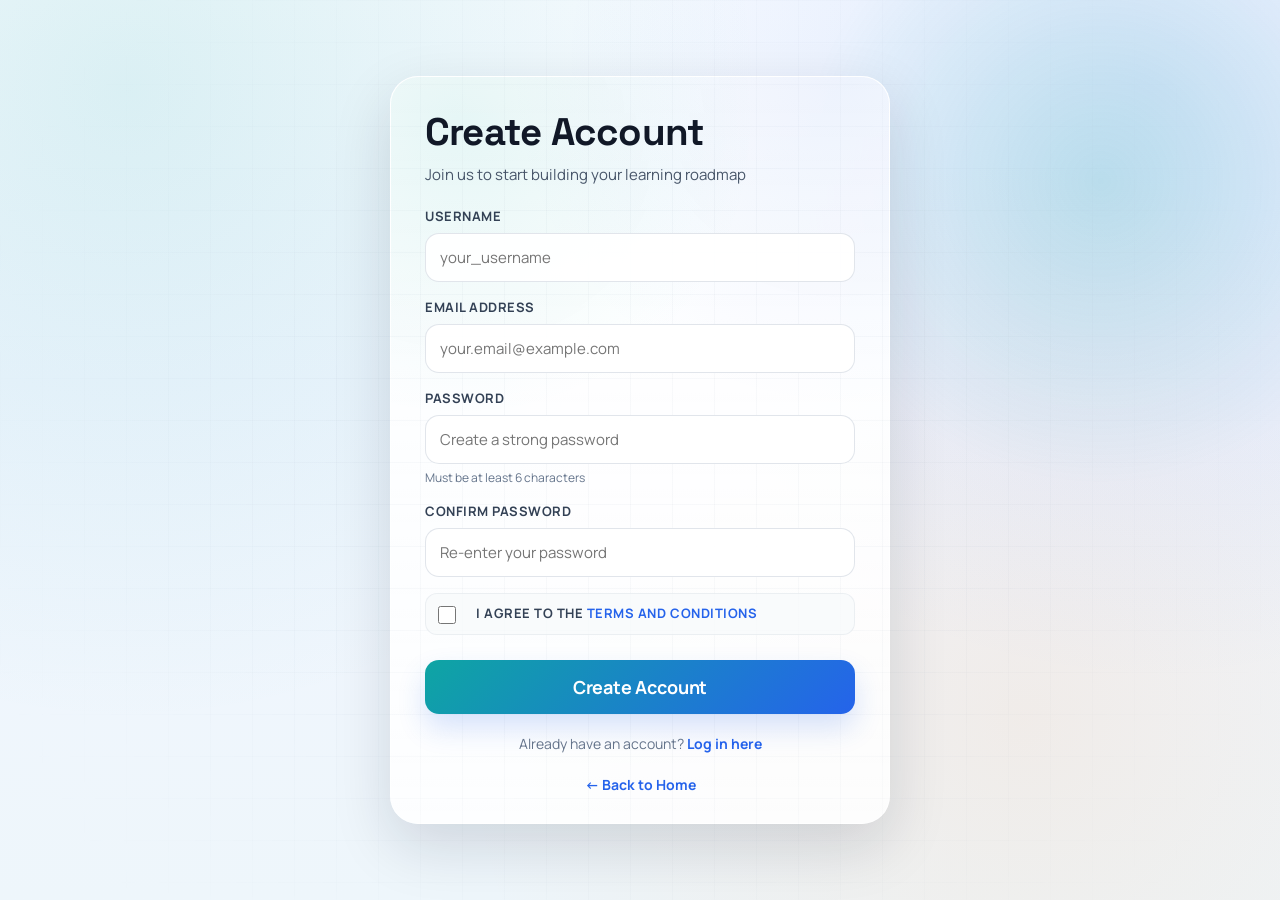
<file: frontend/signup.html>
<!DOCTYPE html>
<html lang="en">
<head>
    <meta charset="UTF-8">
    <meta name="viewport" content="width=device-width, initial-scale=1.0">
    <title>Sign Up - UniMap</title>
    <style>
        * {
            margin: 0;
            padding: 0;
            box-sizing: border-box;
        }
        body {
            font-family: 'Segoe UI', Tahoma, Geneva, Verdana, sans-serif;
            background: linear-gradient(135deg, #f5f5f5 0%, #e0e0e0 100%);
            min-height: 100vh;
            display: flex;
            justify-content: center;
            align-items: center;
            padding: 20px;
        }
        .signup-container {
            background-color: white;
            padding: 50px 40px;
            border-radius: 15px;
            box-shadow: 0 10px 40px rgba(0,0,0,0.2);
            max-width: 500px;
            width: 100%;
        }
        h1 {
            text-align: center;
            color: #1abc9c;
            margin-bottom: 10px;
            font-size: 32px;
        }
        p.subtitle {
            text-align: center;
            color: #666;
            margin-bottom: 30px;
            font-size: 14px;
        }
        .form-group {
            margin-bottom: 20px;
        }
        label {
            display: block;
            margin-bottom: 8px;
            color: #333;
            font-weight: 600;
            font-size: 14px;
        }
        input[type="text"],
        input[type="email"],
        input[type="password"] {
            width: 100%;
            padding: 12px 15px;
            border: 2px solid #e0e0e0;
            border-radius: 8px;
            font-size: 16px;
            transition: border-color 0.3s;
        }
        input[type="text"]:focus,
        input[type="email"]:focus,
        input[type="password"]:focus {
            outline: none;
            border-color: #1abc9c;
        }
        .password-hint {
            font-size: 12px;
            color: #999;
            margin-top: 5px;
        }
        .checkbox-group {
            display: flex;
            align-items: center;
            margin-bottom: 25px;
        }
        .checkbox-group input[type="checkbox"] {
            margin-right: 10px;
            width: 18px;
            height: 18px;
            cursor: pointer;
        }
        .checkbox-group label {
            margin-bottom: 0;
            font-weight: normal;
            font-size: 13px;
            cursor: pointer;
        }
        .checkbox-group a {
            color: #1abc9c;
            text-decoration: none;
        }
        .checkbox-group a:hover {
            text-decoration: underline;
        }
        button.primary-btn {
            display: block;
            width: 100%;
            padding: 15px;
            background: linear-gradient(135deg, #1abc9c 0%, #16a085 100%);
            color: white;
            border: none;
            border-radius: 8px;
            font-size: 18px;
            font-weight: 600;
            cursor: pointer;
            transition: transform 0.2s, box-shadow 0.2s;
        }
        button.primary-btn:hover {
            transform: translateY(-2px);
            box-shadow: 0 5px 20px rgba(220, 53, 69, 0.4);
        }
        button.primary-btn:disabled {
            opacity: 0.5;
            cursor: not-allowed;
            transform: none;
        }
        .login-link {
            text-align: center;
            margin-top: 20px;
            font-size: 14px;
            color: #666;
        }
        .login-link a {
            color: #1abc9c;
            text-decoration: none;
            font-weight: 600;
        }
        .login-link a:hover {
            text-decoration: underline;
        }
        .back-home {
            text-align: center;
            margin-top: 20px;
        }
        .back-home a {
            color: #1abc9c;
            text-decoration: none;
            font-size: 14px;
        }
        .back-home a:hover {
            text-decoration: underline;
        }
        .error-message {
            display: none;
            background-color: #fee;
            color: #c33;
            padding: 10px;
            border-radius: 5px;
            margin-bottom: 20px;
            font-size: 14px;
            border-left: 4px solid #c33;
        }
        .success-message {
            display: none;
            background-color: #efe;
            color: #373;
            padding: 10px;
            border-radius: 5px;
            margin-bottom: 20px;
            font-size: 14px;
            border-left: 4px solid #373;
        }
    </style>
    <link rel="stylesheet" href="theme.css">
</head>
<body class="page-signup">
    <div class="signup-container">
        <h1>Create Account</h1>
        <p class="subtitle">Join us to start building your learning roadmap</p>
        
        <div id="error-message" class="error-message"></div>
        <div id="success-message" class="success-message"></div>

        <form id="signup-form" onsubmit="handleSignup(event)">
            <div class="form-group">
                <label for="username">Username</label>
                <input 
                    type="text" 
                    id="username" 
                    name="username" 
                    placeholder="your_username" 
                    required
                >
            </div>

            <div class="form-group">
                <label for="email">Email Address</label>
                <input 
                    type="email" 
                    id="email" 
                    name="email" 
                    placeholder="your.email@example.com" 
                    required
                >
            </div>

            <div class="form-group">
                <label for="password">Password</label>
                <input 
                    type="password" 
                    id="password" 
                    name="password" 
                    placeholder="Create a strong password" 
                    minlength="6"
                    required
                >
                <p class="password-hint">Must be at least 6 characters</p>
            </div>

            <div class="form-group">
                <label for="confirm-password">Confirm Password</label>
                <input 
                    type="password" 
                    id="confirm-password" 
                    name="confirm-password" 
                    placeholder="Re-enter your password" 
                    minlength="6"
                    required
                >
            </div>

            <div class="checkbox-group">
                <input type="checkbox" id="terms" name="terms" required>
                <label for="terms">
                    I agree to the <a href="#" onclick="alert('Terms and Conditions will be linked here'); return false;">Terms and Conditions</a>
                </label>
            </div>

            <button type="submit" class="primary-btn">Create Account</button>
        </form>

        <div class="login-link">
            Already have an account? <a href="login.html">Log in here</a>
        </div>

        <div class="back-home">
            <a href="index.html">← Back to Home</a>
        </div>
    </div>

    <script src="api-service.js"></script>
    <script>
        async function handleSignup(event) {
            event.preventDefault();
            
            const username = document.getElementById('username').value.trim();
            const email = document.getElementById('email').value.trim();
            const password = document.getElementById('password').value;
            const confirmPassword = document.getElementById('confirm-password').value;
            const terms = document.getElementById('terms').checked;
            const errorDiv = document.getElementById('error-message');
            const successDiv = document.getElementById('success-message');

            // Hide previous messages
            errorDiv.style.display = 'none';
            successDiv.style.display = 'none';

            // Validation
            if (password !== confirmPassword) {
                errorDiv.textContent = 'Passwords do not match!';
                errorDiv.style.display = 'block';
                return;
            }

            if (!terms) {
                errorDiv.textContent = 'You must agree to the Terms and Conditions';
                errorDiv.style.display = 'block';
                return;
            }

            try {
                const registerResponse = await ApiService.register(username, email, password);
                if (!registerResponse.ok) {
                    throw new Error(ApiService.getErrorMessage(registerResponse));
                }

                const loginResponse = await ApiService.login(username, password);
                if (!loginResponse.ok) {
                    throw new Error(ApiService.getErrorMessage(loginResponse));
                }

                const user = {
                    username: username,
                    email: email
                };

                localStorage.setItem('currentUser', JSON.stringify(user));

                successDiv.textContent = 'Account created successfully! Redirecting to home...';
                successDiv.style.display = 'block';
                
                setTimeout(() => {
                    window.location.href = 'index.html';
                }, 1500);
                
            } catch (error) {
                errorDiv.textContent = error.message;
                errorDiv.style.display = 'block';
                console.error('Signup error:', error);
            }
        }

        // Check if already logged in
        window.addEventListener('load', function() {
            if (ApiService.isAuthenticated()) {
                if (confirm('You are already logged in. Go to home page?')) {
                    window.location.href = 'index.html';
                }
            }
        });
    </script>
</body>
</html>
</file>
<file: frontend/frame-styles.css>
/* Profile Frame Styles */

/* No Frame */
.profile-pic-none {
    border: 3px solid #83AF9B;
    box-shadow: 0 0 0 2px rgba(131, 175, 155, 0.2);
}

/* Basic Frame - Bronze */
.profile-pic-basic {
    border: 5px solid #cd7f32;
    box-shadow: 0 0 0 2px white, 0 0 0 7px #cd7f32, 0 0 12px rgba(205, 127, 50, 0.4);
}

/* Intermediary Frame - Orange Gold */
.profile-pic-intermediary {
    border: 5px solid #FE4365;
    box-shadow: 0 0 0 2px white, 0 0 0 7px #FE4365, 0 0 20px rgba(254, 67, 101, 0.5);
}

/* Master Frame - Gold */
.profile-pic-master {
    border: 5px solid #ffd700;
    box-shadow: 0 0 0 2px white, 0 0 0 7px #ffd700, 0 0 25px rgba(255, 215, 0, 0.6);
}
</file>
<file: frontend/theme.css>
@import url('https://fonts.googleapis.com/css2?family=Manrope:wght@400;500;600;700;800&family=Space+Grotesk:wght@500;600;700&display=swap');

:root {
    --bg: #f5f8ff;
    --bg-soft: #eef4ff;
    --ink: #111827;
    --ink-soft: #475569;
    --line: rgba(15, 23, 42, 0.1);
    --line-strong: rgba(15, 23, 42, 0.18);
    --card: rgba(255, 255, 255, 0.82);
    --card-solid: #ffffff;
    --shadow: 0 22px 60px rgba(15, 23, 42, 0.14);
    --shadow-soft: 0 10px 30px rgba(15, 23, 42, 0.08);
    --radius-xl: 28px;
    --radius-lg: 20px;
    --radius-md: 14px;
    --accent: #0ea5a3;
    --accent-2: #2563eb;
    --accent-3: #fb923c;
    --accent-deep: #0f766e;
    --success: #16a34a;
    --danger: #ef4444;
}

* {
    -webkit-font-smoothing: antialiased;
    -moz-osx-font-smoothing: grayscale;
}

html,
body {
    color: var(--ink);
}

body {
    font-family: 'Manrope', 'Segoe UI', Tahoma, Geneva, Verdana, sans-serif !important;
    background:
        radial-gradient(circle at 10% 10%, rgba(14, 165, 163, 0.12), transparent 45%),
        radial-gradient(circle at 90% 10%, rgba(37, 99, 235, 0.12), transparent 42%),
        radial-gradient(circle at 80% 80%, rgba(251, 146, 60, 0.10), transparent 45%),
        linear-gradient(180deg, #f8fbff 0%, #f1f6ff 42%, #eef6fb 100%) !important;
    color: var(--ink) !important;
}

body::selection,
body *::selection {
    background: rgba(37, 99, 235, 0.16);
    color: var(--ink);
}

h1,
h2,
h3,
#quiz-title,
.profile-header h1,
.header-section h1 {
    font-family: 'Space Grotesk', 'Manrope', sans-serif !important;
    letter-spacing: -0.02em;
    color: var(--ink) !important;
}

p,
label,
span,
div,
li,
a,
button,
input,
select,
textarea {
    font-family: inherit;
}

a {
    color: var(--accent-2);
}

input[type="text"],
input[type="email"],
input[type="password"],
select,
textarea {
    background: rgba(255, 255, 255, 0.92) !important;
    border: 1px solid rgba(148, 163, 184, 0.28) !important;
    border-radius: 14px !important;
    box-shadow: inset 0 1px 0 rgba(255, 255, 255, 0.8);
    color: var(--ink);
    transition: border-color 0.18s ease, box-shadow 0.18s ease, transform 0.18s ease;
}

input[type="text"]:focus,
input[type="email"]:focus,
input[type="password"]:focus,
select:focus,
textarea:focus {
    border-color: rgba(37, 99, 235, 0.45) !important;
    box-shadow: 0 0 0 4px rgba(37, 99, 235, 0.12) !important;
    transform: translateY(-1px);
}

button,
.primary-btn,
.upload-button,
.save-button,
.btn-next,
.btn-finish,
.finish-button,
.confirm-btn,
.no-data a,
.back-button {
    border-radius: 14px !important;
    border: 1px solid transparent;
    font-weight: 700 !important;
    letter-spacing: -0.01em;
    transition: transform 0.18s ease, box-shadow 0.18s ease, background-color 0.18s ease, border-color 0.18s ease;
}

button:hover,
.primary-btn:hover,
.upload-button:hover,
.save-button:hover,
.btn-next:hover,
.btn-finish:hover,
.finish-button:hover,
.confirm-btn:hover,
.no-data a:hover,
.back-button:hover {
    transform: translateY(-2px);
}

button:focus-visible,
a:focus-visible,
input:focus-visible,
select:focus-visible,
textarea:focus-visible {
    outline: 3px solid rgba(37, 99, 235, 0.18);
    outline-offset: 2px;
}

/* Ambient page texture */
body[class^="page-"],
body[class*=" page-"] {
    position: relative;
}

body[class^="page-"]::after,
body[class*=" page-"]::after {
    content: '';
    position: fixed;
    inset: 0;
    pointer-events: none;
    background-image:
        linear-gradient(rgba(148, 163, 184, 0.06) 1px, transparent 1px),
        linear-gradient(90deg, rgba(148, 163, 184, 0.06) 1px, transparent 1px);
    background-size: 42px 42px;
    mask-image: radial-gradient(circle at center, black 35%, transparent 88%);
    z-index: 0;
}

/* Shared top menus / pills */
#menu-btn,
.menu-button,
.back-button {
    backdrop-filter: blur(14px);
    background: rgba(255, 255, 255, 0.84) !important;
    border: 1px solid rgba(148, 163, 184, 0.25) !important;
    box-shadow: 0 12px 28px rgba(15, 23, 42, 0.12) !important;
    color: var(--ink) !important;
}

#menu-btn span {
    background: linear-gradient(90deg, var(--accent), var(--accent-2)) !important;
    height: 2px !important;
}

.menu-button span {
    background: var(--ink) !important;
    height: 2px !important;
    width: 20px !important;
}

#menu-dropdown,
#quiz-menu-dropdown {
    backdrop-filter: blur(20px);
    background: rgba(255, 255, 255, 0.86) !important;
    border: 1px solid rgba(148, 163, 184, 0.2) !important;
    border-radius: 16px !important;
    box-shadow: 0 18px 40px rgba(15, 23, 42, 0.16) !important;
}

#menu-dropdown a,
#quiz-menu-dropdown a,
#menu-dropdown .menu-section {
    border-bottom-color: rgba(148, 163, 184, 0.12) !important;
}

#menu-dropdown a:hover,
#quiz-menu-dropdown a:hover {
    background: rgba(37, 99, 235, 0.08) !important;
    color: var(--ink) !important;
}

#menu-dropdown .menu-section,
.menu-section {
    color: #64748b !important;
    background: rgba(241, 245, 249, 0.7) !important;
    letter-spacing: 0.08em;
}

#user-info,
.auth-buttons .auth-btn,
#progress-container,
#level-container {
    backdrop-filter: blur(12px);
}

/* HOME PAGE */
.page-home {
    padding: 28px 20px 140px !important;
}

.page-home .road {
    height: 84px !important;
    background:
        linear-gradient(180deg, rgba(15, 23, 42, 0.85), rgba(30, 41, 59, 0.92)) !important;
    border-top: 1px solid rgba(255, 255, 255, 0.35) !important;
    box-shadow: inset 0 20px 30px rgba(255, 255, 255, 0.02), 0 -20px 50px rgba(15, 23, 42, 0.18);
    opacity: 0.92;
}

.page-home .road::before {
    height: 4px !important;
    background: repeating-linear-gradient(
        to right,
        rgba(255,255,255,0.92) 0px,
        rgba(255,255,255,0.92) 28px,
        transparent 28px,
        transparent 68px
    ) !important;
}

.page-home .scenery {
    opacity: 0.38 !important;
    filter: grayscale(0.15);
    font-size: 32px !important;
    bottom: 70px !important;
}

.page-home .walking-student {
    font-size: 42px !important;
    opacity: 0.65;
    bottom: 18px !important;
    filter: drop-shadow(0 6px 8px rgba(0, 0, 0, 0.25)) saturate(0.95);
}

.page-home #menu-btn {
    width: 46px !important;
    height: 46px !important;
    border-radius: 14px !important;
}

.page-home #menu-dropdown {
    top: 72px !important;
    left: 18px !important;
    min-width: 210px !important;
}

.page-home .auth-buttons,
.page-home #user-info {
    top: 18px !important;
    right: 18px !important;
}

.page-home .auth-btn {
    border-radius: 999px !important;
    padding: 10px 18px !important;
    border: 1px solid rgba(148, 163, 184, 0.22) !important;
    box-shadow: 0 8px 20px rgba(15, 23, 42, 0.08);
    background: rgba(255,255,255,0.84);
    color: var(--ink) !important;
}

.page-home .auth-btn.login {
    background: rgba(255,255,255,0.86) !important;
    color: var(--ink) !important;
}

.page-home .auth-btn.signup {
    background: linear-gradient(135deg, var(--accent) 0%, var(--accent-2) 100%) !important;
    color: #fff !important;
    border-color: transparent !important;
}

.page-home .auth-btn:hover {
    transform: translateY(-2px);
    box-shadow: 0 12px 24px rgba(15, 23, 42, 0.12);
}

.page-home #user-info {
    background: rgba(255,255,255,0.88) !important;
    border: 1px solid rgba(148, 163, 184, 0.24) !important;
    box-shadow: 0 10px 24px rgba(15, 23, 42, 0.1) !important;
    color: var(--ink) !important;
}

.page-home .container {
    max-width: 760px !important;
    margin: 88px auto 40px !important;
    padding: 34px clamp(18px, 4vw, 38px) 30px !important;
    border-radius: 28px !important;
    border: 1px solid rgba(255,255,255,0.55);
    background:
        linear-gradient(180deg, rgba(255,255,255,0.92), rgba(255,255,255,0.78)) !important;
    box-shadow: var(--shadow) !important;
    position: relative;
    overflow: hidden;
}

.page-home .container::before {
    content: '';
    position: absolute;
    inset: 0 0 auto 0;
    height: 7px;
    background: linear-gradient(90deg, var(--accent), var(--accent-2), var(--accent-3));
}

.page-home .container h1 {
    margin-top: 4px !important;
    margin-bottom: 10px !important;
    font-size: clamp(2rem, 4vw, 2.6rem) !important;
    line-height: 1.02;
    text-align: left !important;
}

.page-home .container .subtitle {
    text-align: left !important;
    font-size: 15px !important;
    line-height: 1.55;
    color: #475569 !important;
    margin-bottom: 24px !important;
    max-width: 58ch;
}

.page-home .form-group {
    margin-bottom: 18px !important;
}

.page-home label {
    color: #334155 !important;
    font-weight: 700 !important;
    font-size: 13px !important;
    letter-spacing: 0.03em;
    text-transform: uppercase;
}

.page-home input[type="text"],
.page-home select {
    height: 52px;
    padding: 12px 16px !important;
    font-size: 15px !important;
}

.page-home .form-group > p[style] {
    color: #64748b !important;
    margin-top: 8px !important;
}

.page-home .info-box {
    border-left: none !important;
    border: 1px solid rgba(37, 99, 235, 0.16) !important;
    background: linear-gradient(180deg, rgba(239, 246, 255, 0.88), rgba(243, 248, 255, 0.82)) !important;
    border-radius: 16px !important;
    color: #334155 !important;
    padding: 14px 16px !important;
    margin-top: 18px !important;
}

.page-home .primary-btn {
    margin-top: 22px !important;
    height: 54px;
    background: linear-gradient(135deg, var(--accent) 0%, var(--accent-2) 100%) !important;
    box-shadow: 0 14px 28px rgba(14, 165, 163, 0.24);
}

.page-home .primary-btn:hover {
    box-shadow: 0 18px 34px rgba(37, 99, 235, 0.2) !important;
}

.page-home .loading {
    color: var(--ink) !important;
    background: rgba(255,255,255,0.72);
    border: 1px dashed rgba(148, 163, 184, 0.26);
    border-radius: 12px;
    padding: 12px;
}

.page-home #draft-modules-section {
    margin-top: 14px !important;
    background: linear-gradient(180deg, rgba(248, 250, 252, 0.96), rgba(241, 245, 249, 0.9)) !important;
    border: 1px solid rgba(148, 163, 184, 0.22) !important;
    border-radius: 16px !important;
    padding: 16px !important;
    box-shadow: inset 0 1px 0 rgba(255,255,255,0.75);
}

.page-home #draft-modules-section > div:first-child {
    margin-bottom: 10px !important;
}

.page-home #draft-modules-section > div:first-child > div {
    color: var(--ink) !important;
    font-weight: 800 !important;
}

.page-home #draft-modules-status {
    color: #475569 !important;
}

.page-home #draft-modules-list {
    color: #1f2937 !important;
}

.page-home #draft-modules-list li {
    padding-left: 4px;
    margin: 3px 0;
}

.page-home #add-module-btn,
.page-home #edit-module-btn {
    background: linear-gradient(135deg, var(--accent) 0%, var(--accent-2) 100%) !important;
    border-radius: 10px !important;
    box-shadow: 0 8px 20px rgba(37, 99, 235, 0.16);
}

.page-home #delete-module-btn {
    background: linear-gradient(135deg, #fb7185 0%, #ef4444 100%) !important;
    border-radius: 10px !important;
}

/* AUTH PAGES */
.page-login,
.page-signup {
    display: flex !important;
    align-items: center;
    justify-content: center;
    padding: 24px !important;
}

.page-login::before,
.page-signup::before {
    content: '';
    position: fixed;
    width: min(48vw, 640px);
    height: min(48vw, 640px);
    right: -10%;
    top: -14%;
    background: radial-gradient(circle, rgba(14,165,163,0.18), rgba(14,165,163,0) 70%);
    pointer-events: none;
    z-index: 0;
}

.page-login .login-container,
.page-signup .signup-container {
    width: min(100%, 560px) !important;
    border-radius: 28px !important;
    border: 1px solid rgba(255,255,255,0.55);
    background: linear-gradient(180deg, rgba(255,255,255,0.96), rgba(255,255,255,0.84)) !important;
    box-shadow: var(--shadow) !important;
    padding: 30px clamp(18px, 5vw, 34px) 28px !important;
    position: relative;
    overflow: hidden;
}

.page-login .login-container::before,
.page-signup .signup-container::before {
    content: '';
    position: absolute;
    inset: 0;
    background:
        radial-gradient(circle at 14% 6%, rgba(14, 165, 163, 0.1), transparent 36%),
        radial-gradient(circle at 90% 0%, rgba(37, 99, 235, 0.08), transparent 38%);
    pointer-events: none;
}

.page-login .login-container > *,
.page-signup .signup-container > * {
    position: relative;
    z-index: 1;
}

.page-login h1,
.page-signup h1 {
    text-align: left !important;
    font-size: clamp(2rem, 5vw, 2.4rem) !important;
    margin-bottom: 8px !important;
}

.page-login p.subtitle,
.page-signup p.subtitle {
    text-align: left !important;
    color: #475569 !important;
    margin-bottom: 22px !important;
    font-size: 15px !important;
}

.page-login .form-group,
.page-signup .form-group {
    margin-bottom: 16px !important;
}

.page-login label,
.page-signup label {
    color: #334155 !important;
    font-size: 13px !important;
    font-weight: 700 !important;
    text-transform: uppercase;
    letter-spacing: 0.04em;
}

.page-login input,
.page-signup input {
    padding: 13px 14px !important;
    font-size: 15px !important;
}

.page-login .forgot-password,
.page-login .signup-link,
.page-login .back-home,
.page-signup .login-link,
.page-signup .back-home,
.page-signup .password-hint {
    color: #64748b !important;
}

.page-login .forgot-password a,
.page-login .signup-link a,
.page-login .back-home a,
.page-signup .login-link a,
.page-signup .back-home a,
.page-signup .checkbox-group a {
    color: var(--accent-2) !important;
    font-weight: 700;
}

.page-login .primary-btn,
.page-signup .primary-btn {
    background: linear-gradient(135deg, var(--accent) 0%, var(--accent-2) 100%) !important;
    box-shadow: 0 14px 28px rgba(37, 99, 235, 0.18) !important;
}

.page-login .error-message,
.page-signup .error-message {
    border-left: 0 !important;
    border: 1px solid rgba(239, 68, 68, 0.2) !important;
    background: rgba(254, 242, 242, 0.92) !important;
    border-radius: 14px !important;
    color: #991b1b !important;
}

.page-signup .success-message {
    border-left: 0 !important;
    border: 1px solid rgba(22, 163, 74, 0.22) !important;
    background: rgba(240, 253, 244, 0.92) !important;
    border-radius: 14px !important;
    color: #166534 !important;
}

.page-signup .checkbox-group {
    align-items: flex-start !important;
    gap: 10px;
    padding: 10px 12px;
    border-radius: 12px;
    background: rgba(248,250,252,0.78);
    border: 1px solid rgba(148, 163, 184, 0.14);
}

.page-signup .checkbox-group input[type="checkbox"] {
    margin-top: 2px;
    accent-color: var(--accent-2);
}

/* PROGRESS PAGE */
.page-progress {
    padding: 24px 18px 40px !important;
}

.page-progress .back-button {
    display: inline-flex !important;
    align-items: center;
    gap: 8px;
    margin-bottom: 26px !important;
    background: rgba(255, 255, 255, 0.86) !important;
    color: var(--ink) !important;
    border: 1px solid rgba(148, 163, 184, 0.24) !important;
    box-shadow: 0 10px 26px rgba(15, 23, 42, 0.08) !important;
}

.page-progress .header-section {
    margin-bottom: 26px !important;
}

.page-progress .header-section h1 {
    font-size: clamp(2rem, 5vw, 2.6rem) !important;
    margin-bottom: 8px !important;
}

.page-progress .header-section p {
    color: #64748b !important;
}

.page-progress .container {
    max-width: 1220px !important;
}

.page-progress .stats-grid {
    gap: 16px !important;
}

.page-progress .stat-card {
    border-left: 0 !important;
    border: 1px solid rgba(148, 163, 184, 0.18) !important;
    border-radius: 20px !important;
    background: linear-gradient(180deg, rgba(255,255,255,0.92), rgba(255,255,255,0.82)) !important;
    box-shadow: var(--shadow-soft) !important;
    position: relative;
    overflow: hidden;
}

.page-progress .stat-card::before {
    content: '';
    position: absolute;
    inset: 0 0 auto 0;
    height: 4px;
    background: linear-gradient(90deg, var(--accent), var(--accent-2));
}

.page-progress .stat-card h3 {
    color: #64748b !important;
    font-size: 12px !important;
    letter-spacing: 0.08em;
}

.page-progress .stat-card .value {
    color: var(--ink) !important;
    font-family: 'Space Grotesk', sans-serif;
    font-size: clamp(1.8rem, 4vw, 2.3rem) !important;
}

.page-progress .stat-card .unit {
    color: #94a3b8 !important;
}

.page-progress .charts-section {
    grid-template-columns: repeat(auto-fit, minmax(360px, 1fr)) !important;
    gap: 20px !important;
}

.page-progress .chart-container,
.page-progress .no-data {
    border-radius: 22px !important;
    border: 1px solid rgba(148, 163, 184, 0.16) !important;
    background: linear-gradient(180deg, rgba(255,255,255,0.94), rgba(255,255,255,0.84)) !important;
    box-shadow: var(--shadow-soft) !important;
}

.page-progress .chart-container {
    padding: 22px 22px 18px !important;
}

.page-progress .chart-container h3 {
    border-bottom: 1px solid rgba(148, 163, 184, 0.2) !important;
    padding-bottom: 12px !important;
    margin-bottom: 14px !important;
    color: var(--ink) !important;
    font-size: 18px !important;
}

.page-progress .chart-wrapper {
    height: 330px !important;
}

.page-progress .chart-wrapper canvas {
    border-radius: 14px;
}

.page-progress .no-data a {
    background: linear-gradient(135deg, var(--accent) 0%, var(--accent-2) 100%) !important;
    box-shadow: 0 12px 26px rgba(37, 99, 235, 0.16) !important;
}

/* PROFILE PAGE */
.page-profile {
    padding: 22px 16px 32px !important;
}

.page-profile .back-button {
    top: 16px !important;
    left: 16px !important;
    border-radius: 999px !important;
    padding: 10px 16px !important;
    background: rgba(255,255,255,0.86) !important;
    color: var(--ink) !important;
    border: 1px solid rgba(148, 163, 184, 0.22) !important;
}

.page-profile .profile-container {
    max-width: 760px !important;
    margin: 72px auto 20px !important;
    padding: 28px clamp(18px, 5vw, 32px) !important;
    border-radius: 28px !important;
    border: 1px solid rgba(255,255,255,0.55);
    background: linear-gradient(180deg, rgba(255,255,255,0.95), rgba(255,255,255,0.84)) !important;
    box-shadow: var(--shadow) !important;
}

.page-profile .profile-header {
    margin-bottom: 26px !important;
}

.page-profile .profile-header h1 {
    font-size: clamp(1.8rem, 4vw, 2.3rem) !important;
    margin-bottom: 6px !important;
}

.page-profile .profile-picture {
    width: 176px !important;
    height: 176px !important;
    border: 3px solid rgba(255,255,255,0.9) !important;
    background: linear-gradient(180deg, rgba(248,250,252,0.9), rgba(226,232,240,0.9)) !important;
    box-shadow:
        0 18px 40px rgba(15, 23, 42, 0.12),
        0 0 0 8px rgba(14, 165, 163, 0.08),
        0 0 0 1px rgba(14, 165, 163, 0.16);
    font-size: 72px !important;
}

.page-profile .upload-button,
.page-profile .save-button {
    background: linear-gradient(135deg, var(--accent) 0%, var(--accent-2) 100%) !important;
    box-shadow: 0 12px 24px rgba(37, 99, 235, 0.16) !important;
}

.page-profile .cancel-button {
    background: rgba(241, 245, 249, 0.92) !important;
    color: #334155 !important;
    border: 1px solid rgba(148, 163, 184, 0.2) !important;
}

.page-profile .success-message {
    border: 1px solid rgba(22, 163, 74, 0.25) !important;
    background: rgba(240, 253, 244, 0.92) !important;
    color: #166534 !important;
    border-radius: 14px !important;
}

.page-profile .frame-section {
    margin: 22px 0 !important;
    padding: 18px !important;
    background: linear-gradient(180deg, rgba(248,250,252,0.9), rgba(241,245,249,0.85)) !important;
    border: 1px solid rgba(148, 163, 184, 0.18) !important;
    border-radius: 20px !important;
}

.page-profile .frame-title {
    color: var(--ink) !important;
    font-size: 16px !important;
    margin-bottom: 16px !important;
}

.page-profile .frames-grid {
    gap: 14px !important;
}

.page-profile .frame-option {
    border: 1px solid rgba(148, 163, 184, 0.18) !important;
    border-radius: 16px !important;
    background: rgba(255,255,255,0.86) !important;
    box-shadow: 0 10px 24px rgba(15, 23, 42, 0.06) !important;
}

.page-profile .frame-option:hover:not(.locked) {
    border-color: rgba(37, 99, 235, 0.24) !important;
    box-shadow: 0 14px 28px rgba(37, 99, 235, 0.12) !important;
    transform: translateY(-4px) !important;
}

.page-profile .frame-preview {
    width: 100% !important;
    background: linear-gradient(180deg, rgba(248,250,252,0.9), rgba(241,245,249,0.9)) !important;
    border-radius: 12px !important;
}

.page-profile .frame-label {
    color: #0f172a !important;
    background: rgba(255, 255, 255, 0.9) !important;
    backdrop-filter: blur(6px);
    border-top: 1px solid rgba(148, 163, 184, 0.14);
}

.page-profile .lock-badge {
    background: rgba(15, 23, 42, 0.84) !important;
    color: #fff !important;
    box-shadow: 0 6px 16px rgba(15, 23, 42, 0.2) !important;
}

.page-profile .frame-info {
    border-top: 1px solid rgba(148, 163, 184, 0.16);
    padding-top: 12px;
    color: #475569 !important;
}

.page-profile .button-group {
    gap: 12px !important;
}

.page-profile .button-group button {
    height: 50px;
}

/* Modernize actual avatar frame borders used across pages */
.profile-pic-none {
    border: 3px solid rgba(14, 165, 163, 0.65) !important;
    box-shadow: 0 0 0 5px rgba(14, 165, 163, 0.08) !important;
}

.profile-pic-basic {
    border: 4px solid #94a3b8 !important;
    box-shadow:
        0 0 0 2px rgba(255,255,255,0.92),
        0 0 0 8px rgba(148, 163, 184, 0.34),
        0 16px 22px rgba(15, 23, 42, 0.12) !important;
}

.profile-pic-intermediary {
    border: 4px solid #fb923c !important;
    box-shadow:
        0 0 0 2px rgba(255,255,255,0.92),
        0 0 0 8px rgba(251, 146, 60, 0.24),
        0 0 28px rgba(251, 146, 60, 0.28) !important;
}

.profile-pic-master {
    border: 4px solid #f59e0b !important;
    box-shadow:
        0 0 0 2px rgba(255,255,255,0.96),
        0 0 0 8px rgba(245, 158, 11, 0.22),
        0 0 32px rgba(245, 158, 11, 0.36) !important;
}

/* QUIZ PAGE */
.page-quiz {
    padding: 22px 16px 32px !important;
}

.page-quiz .back-button,
.page-quiz .menu-button {
    top: 16px !important;
    left: 16px !important;
    border-radius: 14px !important;
}

.page-quiz .menu-button {
    background: rgba(255,255,255,0.92) !important;
}

.page-quiz #quiz-menu-dropdown {
    top: 68px !important;
    left: 16px !important;
    min-width: 180px !important;
    padding: 6px !important;
}

.page-quiz #quiz-menu-dropdown a {
    display: block;
    padding: 10px 12px;
    border-radius: 10px;
    color: var(--ink);
    text-decoration: none;
}

.page-quiz .quiz-container {
    max-width: 860px !important;
    border-radius: 28px !important;
    border: 1px solid rgba(255,255,255,0.55);
    background: linear-gradient(180deg, rgba(255,255,255,0.96), rgba(255,255,255,0.86)) !important;
    box-shadow: var(--shadow) !important;
    overflow: hidden;
}

.page-quiz .quiz-header {
    background:
        radial-gradient(circle at 12% 16%, rgba(255,255,255,0.18), transparent 45%),
        linear-gradient(135deg, #0f766e 0%, #0ea5a3 42%, #2563eb 100%) !important;
    padding: 28px 26px !important;
    border-bottom: 1px solid rgba(255,255,255,0.18);
}

.page-quiz .quiz-header h1 {
    color: #fff !important;
    font-size: clamp(1.7rem, 4vw, 2.2rem) !important;
    margin-bottom: 8px !important;
}

.page-quiz .quiz-header p {
    color: rgba(255,255,255,0.88) !important;
    font-size: 14px !important;
}

.page-quiz .quiz-content {
    padding: 22px clamp(16px, 4vw, 28px) 26px !important;
}

.page-quiz .progress-bar {
    height: 8px !important;
    border-radius: 999px !important;
    background: rgba(226, 232, 240, 0.9) !important;
    margin-bottom: 18px !important;
}

.page-quiz .progress-fill {
    border-radius: 999px !important;
    background: linear-gradient(90deg, var(--accent) 0%, var(--accent-2) 100%) !important;
    box-shadow: 0 4px 14px rgba(37, 99, 235, 0.22);
}

.page-quiz .question {
    background: rgba(248,250,252,0.7);
    border: 1px solid rgba(148, 163, 184, 0.12);
    border-radius: 18px;
    padding: 16px;
    margin-bottom: 18px !important;
}

.page-quiz .question-number {
    color: #2563eb !important;
    font-size: 12px !important;
    letter-spacing: 0.08em;
}

.page-quiz .question-text {
    font-size: 20px !important;
    line-height: 1.3;
    color: var(--ink) !important;
}

.page-quiz .options {
    gap: 10px !important;
}

.page-quiz .option {
    border: 1px solid rgba(148, 163, 184, 0.18) !important;
    border-radius: 14px !important;
    background: rgba(255,255,255,0.9) !important;
    box-shadow: 0 4px 14px rgba(15, 23, 42, 0.04);
    padding: 14px !important;
}

.page-quiz .option:hover {
    border-color: rgba(37, 99, 235, 0.25) !important;
    background: rgba(239, 246, 255, 0.88) !important;
    transform: translateY(-1px);
}

.page-quiz .option.selected {
    border-color: rgba(14, 165, 163, 0.42) !important;
    background: linear-gradient(180deg, rgba(240,253,250,0.95), rgba(236,253,245,0.92)) !important;
    box-shadow: 0 10px 20px rgba(14, 165, 163, 0.08);
}

.page-quiz .option label {
    gap: 10px;
    align-items: flex-start !important;
    line-height: 1.45;
}

.page-quiz .quiz-footer {
    border-top: 1px solid rgba(148, 163, 184, 0.16) !important;
    padding-top: 18px !important;
    margin-top: 12px !important;
}

.page-quiz .progress {
    color: #64748b !important;
    font-weight: 700 !important;
}

.page-quiz .btn-next,
.page-quiz .btn-finish,
.page-quiz .finish-button,
.page-quiz .confirm-btn {
    background: linear-gradient(135deg, var(--accent) 0%, var(--accent-2) 100%) !important;
    color: #fff !important;
    box-shadow: 0 12px 24px rgba(37, 99, 235, 0.18);
}

.page-quiz .btn-prev {
    background: rgba(241, 245, 249, 0.9) !important;
    color: #334155 !important;
    border: 1px solid rgba(148, 163, 184, 0.22) !important;
}

.page-quiz .results-container {
    padding: 30px 16px 12px !important;
}

.page-quiz .score-circle {
    width: 160px !important;
    height: 160px !important;
    background:
        radial-gradient(circle at 22% 18%, rgba(255,255,255,0.2), transparent 38%),
        linear-gradient(135deg, var(--accent) 0%, var(--accent-2) 100%) !important;
    box-shadow: 0 18px 36px rgba(37, 99, 235, 0.2);
    font-family: 'Space Grotesk', sans-serif;
}

.page-quiz .feedback-message,
.page-quiz .explanation-box,
.page-quiz .wrong-answers-section,
.page-quiz .related-topics-section {
    border-radius: 16px !important;
    border: 1px solid rgba(148, 163, 184, 0.14);
    box-shadow: 0 8px 22px rgba(15, 23, 42, 0.05);
}

.page-quiz .feedback-correct {
    background: rgba(240, 253, 244, 0.94) !important;
    color: #166534 !important;
    border-color: rgba(22, 163, 74, 0.2) !important;
}

.page-quiz .feedback-incorrect {
    background: rgba(254, 242, 242, 0.94) !important;
    color: #991b1b !important;
    border-color: rgba(239, 68, 68, 0.18) !important;
}

.page-quiz .explanation-box {
    background: rgba(248,250,252,0.92) !important;
}

.page-quiz .wrong-answers-section,
.page-quiz .related-topics-section {
    background: linear-gradient(180deg, rgba(255,255,255,0.92), rgba(248,250,252,0.92)) !important;
}

.page-quiz .wrong-answer-item,
.page-quiz .topic-card {
    border-radius: 14px !important;
    border: 1px solid rgba(148, 163, 184, 0.14) !important;
    background: rgba(255,255,255,0.9) !important;
}

.page-quiz .topic-card:hover {
    box-shadow: 0 12px 24px rgba(37, 99, 235, 0.1) !important;
    border-color: rgba(37, 99, 235, 0.2) !important;
    transform: translateY(-3px) !important;
}

/* ROADMAP PAGE */
.page-roadmap {
    padding-bottom: 40px;
    background:
        radial-gradient(circle at 8% 12%, rgba(14,165,163,0.14), transparent 40%),
        radial-gradient(circle at 92% 4%, rgba(37,99,235,0.14), transparent 38%),
        radial-gradient(circle at 86% 84%, rgba(251,146,60,0.12), transparent 40%),
        linear-gradient(180deg, #f8fbff 0%, #f3f8ff 48%, #eef5fd 100%) !important;
}

.page-roadmap::before {
    background:
        radial-gradient(circle at 15% 20%, rgba(255,255,255,0.65), transparent 35%),
        repeating-linear-gradient(
            45deg,
            rgba(255,255,255,0.08),
            rgba(255,255,255,0.08) 8px,
            transparent 8px,
            transparent 18px
        ) !important;
    opacity: 0.95;
}

.page-roadmap h1 {
    margin: 24px auto 4px !important;
    font-size: clamp(2rem, 5vw, 2.8rem) !important;
    color: var(--ink) !important;
    text-shadow: none !important;
}

.page-roadmap p,
.page-roadmap .course-info {
    color: #64748b !important;
}

.page-roadmap #logo {
    width: 156px !important;
    opacity: 0.92;
    filter: drop-shadow(0 10px 18px rgba(15, 23, 42, 0.08));
    transition: transform 0.2s ease, opacity 0.2s ease !important;
}

.page-roadmap #logo:hover {
    width: 156px !important;
    transform: translateY(-2px) scale(1.02);
    opacity: 1;
}

.page-roadmap #menu-btn {
    top: 16px !important;
    left: 16px !important;
    width: 48px !important;
    height: 48px !important;
    border-radius: 14px !important;
    background: rgba(255,255,255,0.88) !important;
}

.page-roadmap #menu-dropdown {
    top: 72px !important;
    left: 16px !important;
    min-width: 270px !important;
    max-height: 460px !important;
    padding-bottom: 6px;
}

.page-roadmap #menu-dropdown a,
.page-roadmap #menu-dropdown .menu-section {
    padding: 12px 14px !important;
}

.page-roadmap #module-input-container {
    border-bottom: 1px solid rgba(148, 163, 184, 0.12) !important;
    padding: 12px 14px !important;
}

.page-roadmap #module-input-container input {
    padding: 10px 12px !important;
    border-radius: 10px !important;
    background: rgba(255,255,255,0.95) !important;
}

.page-roadmap #module-input-container button {
    border-radius: 10px !important;
    background: linear-gradient(135deg, var(--accent) 0%, var(--accent-2) 100%) !important;
    box-shadow: 0 10px 22px rgba(37, 99, 235, 0.15);
}

.page-roadmap #user-info {
    top: 74px !important;
    left: 16px !important;
    border-radius: 999px !important;
    background: rgba(255,255,255,0.88) !important;
    border: 1px solid rgba(148, 163, 184, 0.2) !important;
    box-shadow: 0 12px 24px rgba(15, 23, 42, 0.08) !important;
    color: var(--ink) !important;
}

.page-roadmap #profile-pic-avatar {
    border-color: rgba(37, 99, 235, 0.3) !important;
}

.page-roadmap #roadmap {
    width: min(95%, 1420px) !important;
    margin: 18px auto 42px !important;
    min-height: 0 !important;
    border-radius: 26px !important;
    border: 1px solid rgba(148, 163, 184, 0.16) !important;
    background:
        linear-gradient(180deg, rgba(255,255,255,0.94), rgba(255,255,255,0.86)) !important;
    box-shadow: var(--shadow) !important;
    overflow: hidden;
}

.page-roadmap #roadmap::before {
    content: '';
    position: absolute;
    inset: 0;
    pointer-events: none;
    background:
        radial-gradient(circle at 14% 10%, rgba(14,165,163,0.08), transparent 35%),
        radial-gradient(circle at 90% 12%, rgba(37,99,235,0.08), transparent 40%);
}

.page-roadmap .vis-network canvas {
    border-radius: 26px !important;
}

.page-roadmap .modal {
    right: 18px !important;
    width: min(380px, calc(100vw - 32px)) !important;
    padding: 20px 18px 18px !important;
    border-radius: 22px !important;
    border: 1px solid rgba(148, 163, 184, 0.18) !important;
    background: rgba(255,255,255,0.9) !important;
    backdrop-filter: blur(18px);
    box-shadow: 0 24px 60px rgba(15, 23, 42, 0.2) !important;
}

.page-roadmap .modal h2 {
    border-bottom: 1px solid rgba(148, 163, 184, 0.16) !important;
    color: var(--ink) !important;
    padding-bottom: 10px !important;
    margin-bottom: 12px !important;
}

.page-roadmap .modal p {
    text-align: left !important;
    color: #475569 !important;
    line-height: 1.45;
}

.page-roadmap .modal-close {
    color: #64748b !important;
}

.page-roadmap .modal-close:hover {
    color: var(--ink) !important;
}

.page-roadmap #quiz-button {
    width: 100%;
    margin-top: 14px !important;
    padding: 12px 14px !important;
    background: linear-gradient(135deg, var(--accent) 0%, var(--accent-2) 100%) !important;
    border-radius: 12px !important;
    box-shadow: 0 12px 24px rgba(37, 99, 235, 0.18);
}

.page-roadmap #quiz-score {
    color: #64748b !important;
}

.page-roadmap #progress-container,
.page-roadmap #level-container {
    background: rgba(255,255,255,0.88) !important;
    border: 1px solid rgba(148, 163, 184, 0.2) !important;
    box-shadow: 0 14px 28px rgba(15, 23, 42, 0.1) !important;
}

.page-roadmap #progress-container:hover,
.page-roadmap #level-container:hover {
    box-shadow: 0 18px 36px rgba(15, 23, 42, 0.14) !important;
}

.page-roadmap .progress-icon,
.page-roadmap .level-icon {
    color: var(--ink) !important;
}

.page-roadmap .progress-content .progress-title,
.page-roadmap #level-number {
    color: var(--ink) !important;
    font-weight: 800 !important;
}

.page-roadmap #progress-bar,
.page-roadmap #xp-bar {
    background: rgba(226, 232, 240, 0.95) !important;
    border-radius: 999px !important;
    overflow: hidden;
}

.page-roadmap #progress-fill,
.page-roadmap #xp-fill {
    background: linear-gradient(90deg, var(--accent), var(--accent-2)) !important;
}

.page-roadmap #progress-text,
.page-roadmap #xp-text {
    color: #64748b !important;
}

.page-roadmap #level-badge {
    background: linear-gradient(135deg, #f59e0b, #fb923c) !important;
    color: #fff !important;
    box-shadow: 0 10px 20px rgba(251, 146, 60, 0.24);
}

/* MOBILE + MOTION */
@media (max-width: 900px) {
    .page-home .container h1 {
        text-align: center !important;
    }

    .page-home .container .subtitle {
        text-align: center !important;
    }

    .page-home .auth-buttons {
        gap: 8px !important;
    }

    .page-home .auth-btn {
        padding: 9px 14px !important;
    }

    .page-progress .charts-section {
        grid-template-columns: 1fr !important;
    }

    .page-roadmap #roadmap {
        min-height: 560px !important;
        width: calc(100% - 14px) !important;
    }
}

@media (max-width: 640px) {
    body[class^="page-"]::after,
    body[class*=" page-"]::after {
        background-size: 28px 28px;
        opacity: 0.55;
    }

    .page-home {
        padding-top: 18px !important;
        padding-bottom: 110px !important;
    }

    .page-home .container {
        margin-top: 78px !important;
        border-radius: 22px !important;
    }

    .page-home .walking-student,
    .page-home .scenery {
        opacity: 0.35 !important;
    }

    .page-login .login-container,
    .page-signup .signup-container,
    .page-profile .profile-container,
    .page-quiz .quiz-container {
        border-radius: 22px !important;
    }

    .page-quiz .quiz-header {
        padding: 24px 18px !important;
    }

    .page-quiz .quiz-footer {
        flex-direction: column;
        align-items: stretch !important;
        gap: 12px;
    }

    .page-quiz .button-group {
        width: 100%;
        justify-content: flex-end;
    }

    .page-quiz .button-group button,
    .page-quiz .finish-button {
        width: 100%;
    }

    .page-profile .frames-grid {
        grid-template-columns: repeat(2, minmax(0, 1fr)) !important;
    }

    .page-roadmap #menu-dropdown {
        min-width: calc(100vw - 32px) !important;
        max-width: calc(100vw - 32px) !important;
    }

    .page-roadmap #user-info {
        max-width: calc(100vw - 32px);
        padding-right: 14px !important;
    }

    .page-roadmap #logo {
        width: 118px !important;
        top: 8px !important;
        right: 10px !important;
    }
}

@media (prefers-reduced-motion: reduce) {
    *,
    *::before,
    *::after {
        animation-duration: 0.01ms !important;
        animation-iteration-count: 1 !important;
        transition-duration: 0.01ms !important;
        scroll-behavior: auto !important;
    }
}
</file>
